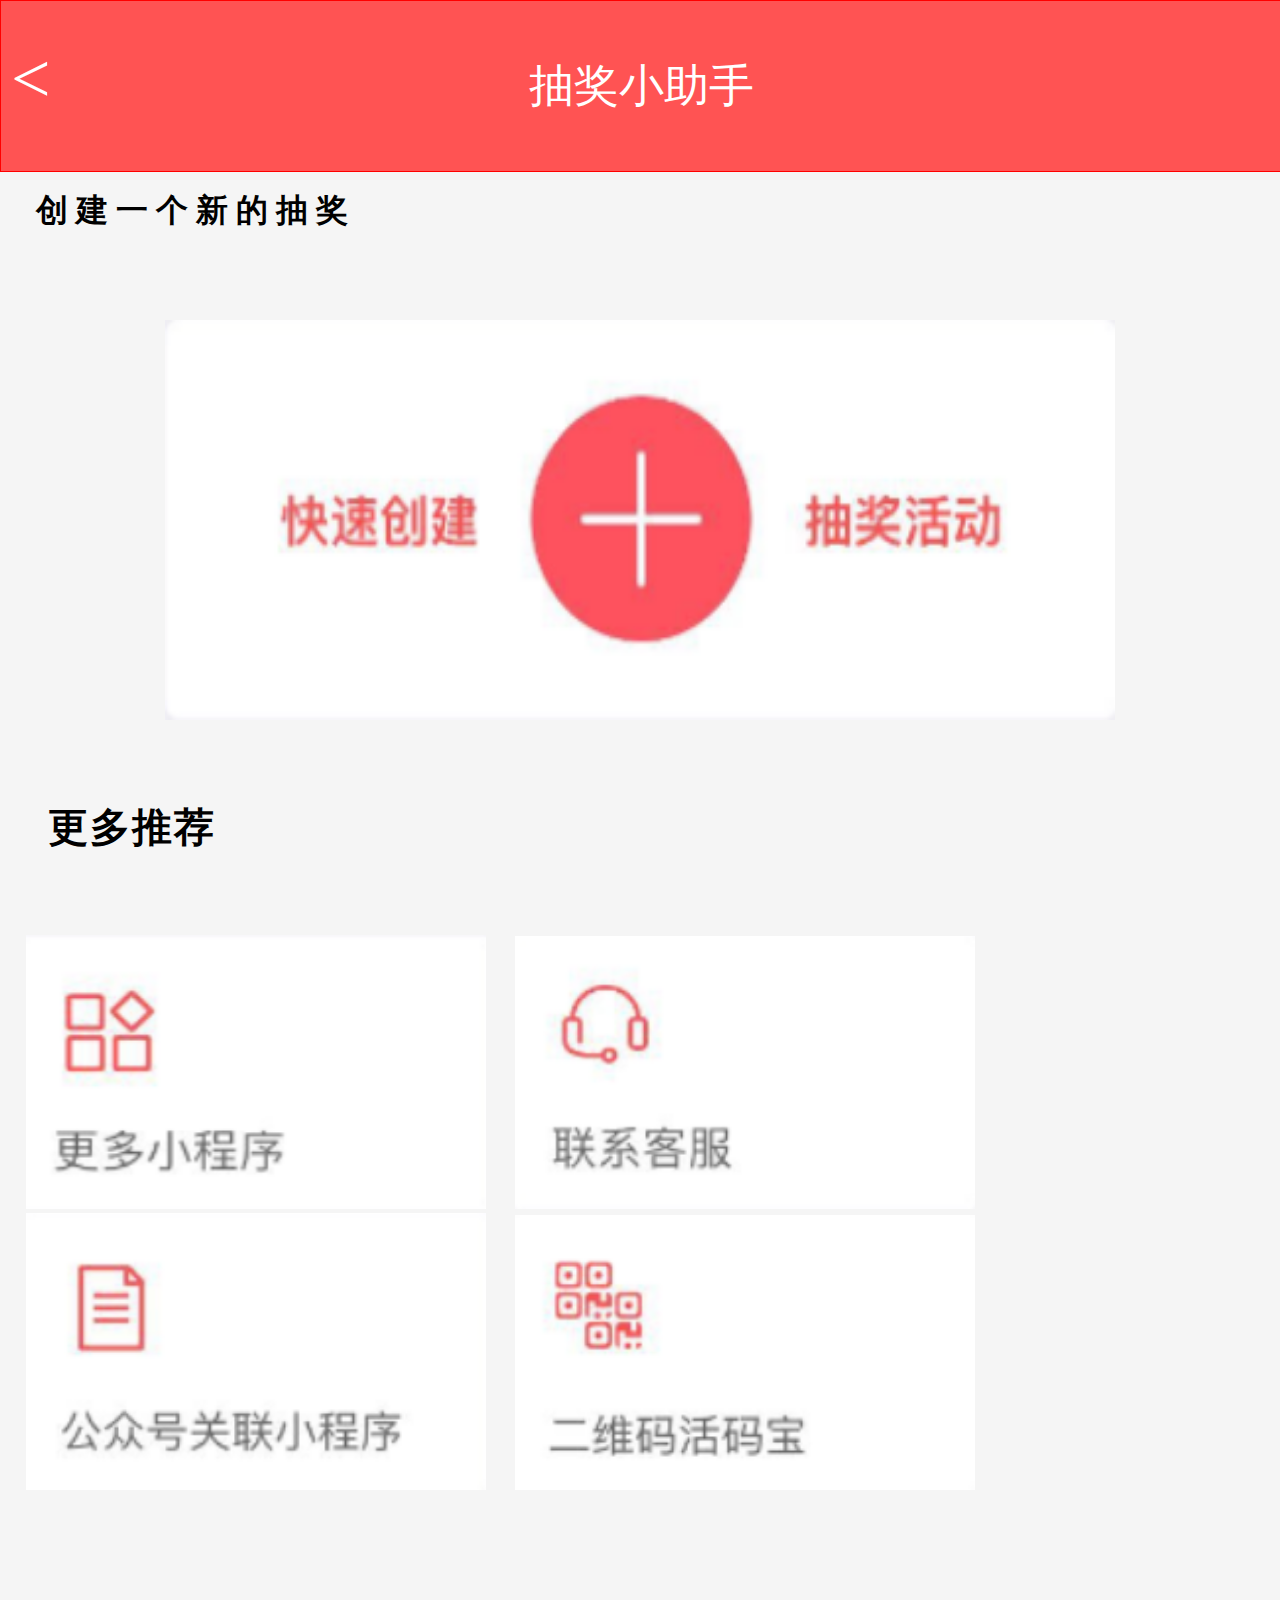
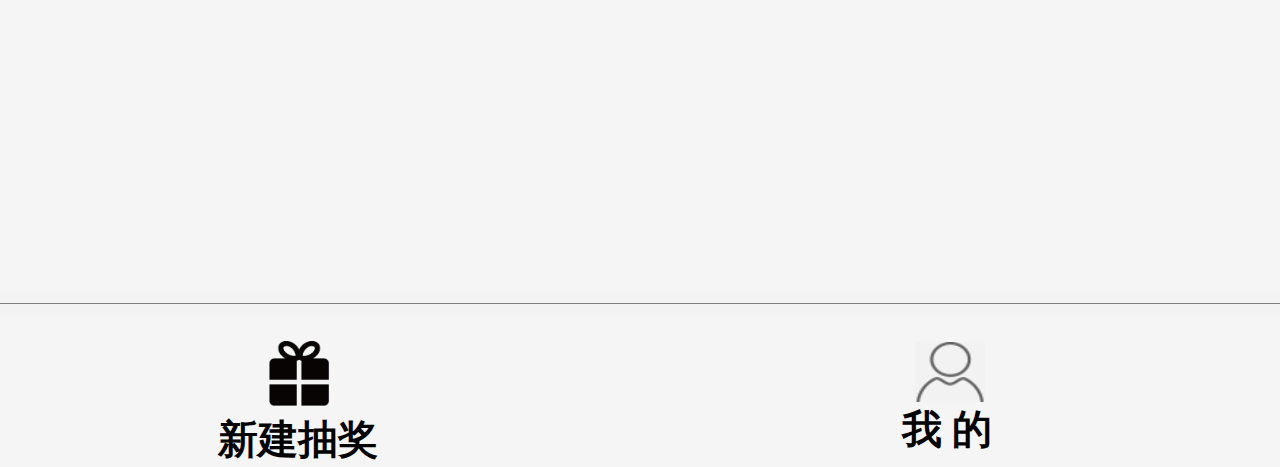
<file: src/main/webapp/index.html>
<!--<!DOCTYPE html>-->
<html>
	<head>
		<meta charset="utf-8" />
		<title>抽奖1111小助手</title>
		<link rel="stylesheet" type="text/css" href="./resource/css/style.css"/>
	</head>
	<body id="body_css">
		<div id="head_div">
			<span id="head_div_a1"><</span>
			<span class="headetxt">抽奖小助手</span>
		</div>
		
		<div id="second_box">
			<span>
				<h1 id="span_h1">
					&nbsp;
				<a class="span_h1_a">创</a>
				<a class="span_h1_a">建</a>
				<a class="span_h1_a">一</a>
				<a class="span_h1_a">个</a>
				<a class="span_h1_a">新</a>
				<a class="span_h1_a">的</a>
				<a class="span_h1_a">抽</a>
				<a class="span_h1_a">奖</a>
			</h1>
			</span>
		</div>
		
		
		<div id="third_box">
			<center><img id="third_box_img" src="./resource/img/1.jpg" onclick="goto()"/></center>
		</div>
		
		<div id="fourth_box">
			<a class="fourth_box_a">更</a>
			<a class="fourth_box_a">多</a>
			<a class="fourth_box_a">推</a>
			<a class="fourth_box_a">荐</a>
		</div>
		
		<div id="fifth_box">
			<img class="fifth_box_img" src="./resource/img/2.jpg" id="fifth_box_img1"/>
			<img class="fifth_box_img" src="./resource/img/3.jpg" />
			<img class="fifth_box_img" src="./resource/img/4.jpg" />
			<img class="fifth_box_img" src="./resource/img/5.jpg" />
		</div>
		
		<div class="hot"></div>
		
			<img id="sixth_box_img1" src="./resource/img/6.png" />
			<img id="sixth_box_img2" src="./resource/img/7.png" />
			<br />
			<a id="sixth_box_a1">新建抽奖</a>
			<a id="sixth_box_a2">我 的</a>
	</body>
</html>
<script>
	function goto() {
		window.location.href="https://www.baidu.com";
    }
</script>
</file>
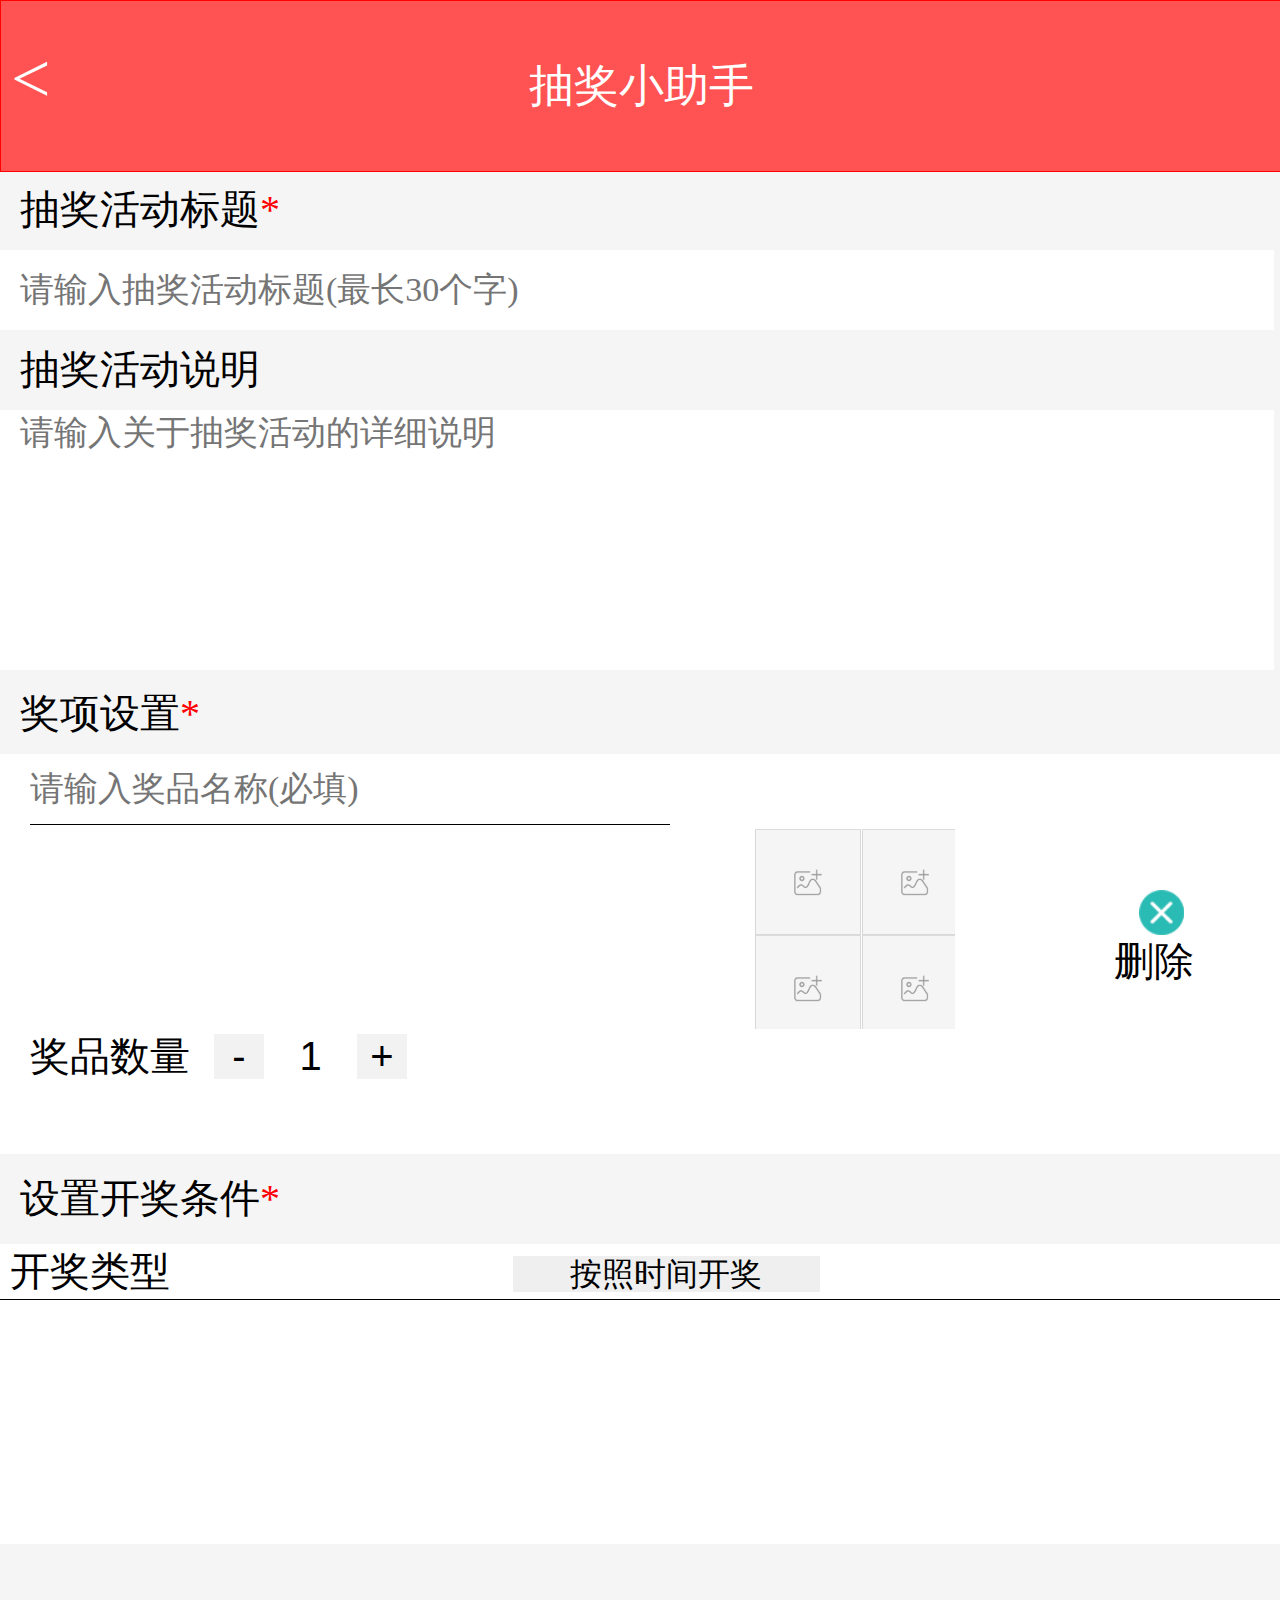
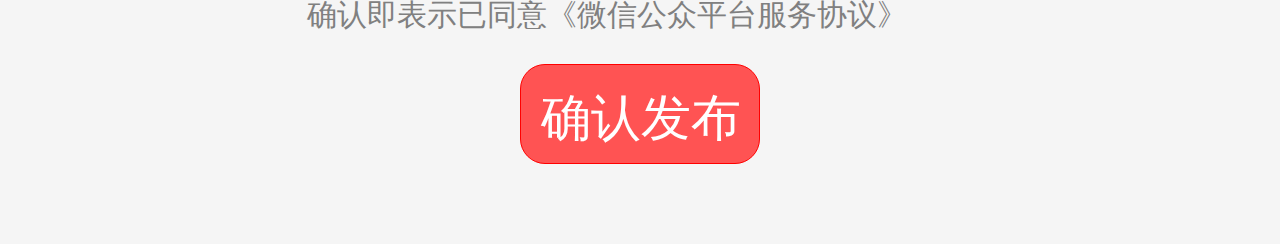
<file: src/main/webapp/createCJ.html>
<!DOCTYPE html>
<html>
	<head>
		<meta charset="UTF-8">
		<title>创建抽奖</title>
		<link rel="stylesheet" type="text/css" href="./resource/css/style.css"/>
		<script src="https://code.jquery.com/jquery-3.1.1.min.js"></script>
		<style>
			.fileInputContainer{
				height:200px;
				background:url('./resource/img/create1.jpg');
				position:relative;
				width: 200px;
				margin-left: 59%;
				margin-top: -2%;
			}
			.fileInput{
				height:200px;
				overflow: hidden;
				font-size: 300px;
				position:absolute;
				right:0%;
				top:0;
				opacity: 0;
				filter:alpha(opacity=0);
				cursor:pointer;
				width: 100%;
			}
			select::-ms-expand { display: none; }
		</style>
		<!--<script src="js/create.js" type="text/javascript" charset="utf-8" />-->
	</head>
	<body id="body_css">
	<form action="" method="post" enctype="multipart/form-data">
		<div id="head_div">
			<span id="head_div_a1"><</span>
			<span class="headetxt">抽奖小助手</span>
		</div>
		
		<div id="second_box">
			<span class="span_h1">
				抽奖活动标题<em>*</em>
			</span>
		</div>
			<input type="text" name="" id="form1" value="" placeholder="请输入抽奖活动标题(最长30个字)" maxlength="30" required="required"/>
			
		<div id="second_box_create">
			<span class="span_h1">
				抽奖活动说明
			</span>
		</div>

		<textarea id="textarea_create1" name="" rows="" cols=""  placeholder="请输入关于抽奖活动的详细说明"></textarea>
		
		<div id="fourth_box_create">
			<span class="span_h1">
				奖项设置<em>*</em>
			</span>
		</div>
		
		<div id="fifth_box_create">
			
			<input id="fifth_box_create_input1" type="text" placeholder="请输入奖品名称(必填)" maxlength="20" required="required"/>

			<div class="fileInputContainer">
				<input class="fileInput" id="" type="file" name="">
			</div>

			<img id="fifth_box_create_delete" src="./resource/img/closelittle.png" alt="无法显示"  />
			<span id="fifth_box_create_delete_a">删除</span>
			<span id="fifth_box_create_num">奖品数量</span>
			<input type="button" id="button_min" value="-"/>
			<input type="text" id="create_text" value="1"/>
			<input type="button" id="button_plus" value="+" />

			<!--<div class="tianjia">
			<img src="./resource/img/jiah.png" id="fifth_box_create_img2" alt="无法显示" />
			<span id="fifth_box_create_add">添加奖项</span>
			</div>-->

		</div>
		<!--
        	作者：offline
        	时间：2018-07-08
        	描述：
        -->
        <div id="set_tj">
			<span class="span_h1">
				设置开奖条件<em>*</em>
			</span>
		</div>
		
		<div id="sixth_box_create">
			<div class="sixth_box_creatediv">
			&nbsp;<a>开奖类型</a>
				<select id="select_id" name="" style="
				width: 24%;
				text-align: center;
				border: none;
				outline: none;
				appearance: none;
				-webkit-appearance: none;
                -moz-appearance: none;
				margin-left: 26%;
				font-size: 32px;
				padding-left: auto;
			">
					<option value="按照时间抽奖" style="border: none;outline:none;font-size: 16px;">按照时间开奖</option>
					<option value="按照人数抽奖" style="border: none;outline:none;font-size: 16px;">按照人数开奖</option>
				</select>
			<!--<span id="choose_type"> > </span>-->
			</div>
		</div>

		<!--<div id="create_tel_box">
			<span class="span_h1">
				联系方式
			</span>
		</div>-->

		<!--<div id="sixth_box_create">
			<div class="sixth_box_creatediv">
			<span>开奖类型</span>
			<span>按时间自动开奖</span>
			<span>></span>
			</div>
		</div>-->

		<div id="eight_box">
			<center><a id="make_sure">确认即表示已同意《微信公众平台服务协议》</a></center>
		</div>
		
		<div id="nineth_box">
				<input id="nineth_box_submit" type="submit" value="确认发布" />
		</div>

	</form>
	</body>
</html>
<script type="application/javascript">
			var create_text =  $("#create_text").val();
				create_text = 1;
	$("#button_plus").click(
		    function () {
                create_text += 1;
                console.log("点击加号之后，奖品数量为:",create_text);
                $("#create_text").val(create_text);
            }
		);
	$("#button_min").click(
	    function () {
			if(create_text==1){
			//do nothing
			}else{
                create_text-=1;
                $("#create_text").val(create_text);
			}
			console.log("点击减号之后，奖品数量为:",create_text);
        }
	);
	$("#choose_type").click(function () {




    });


</script>
</file>
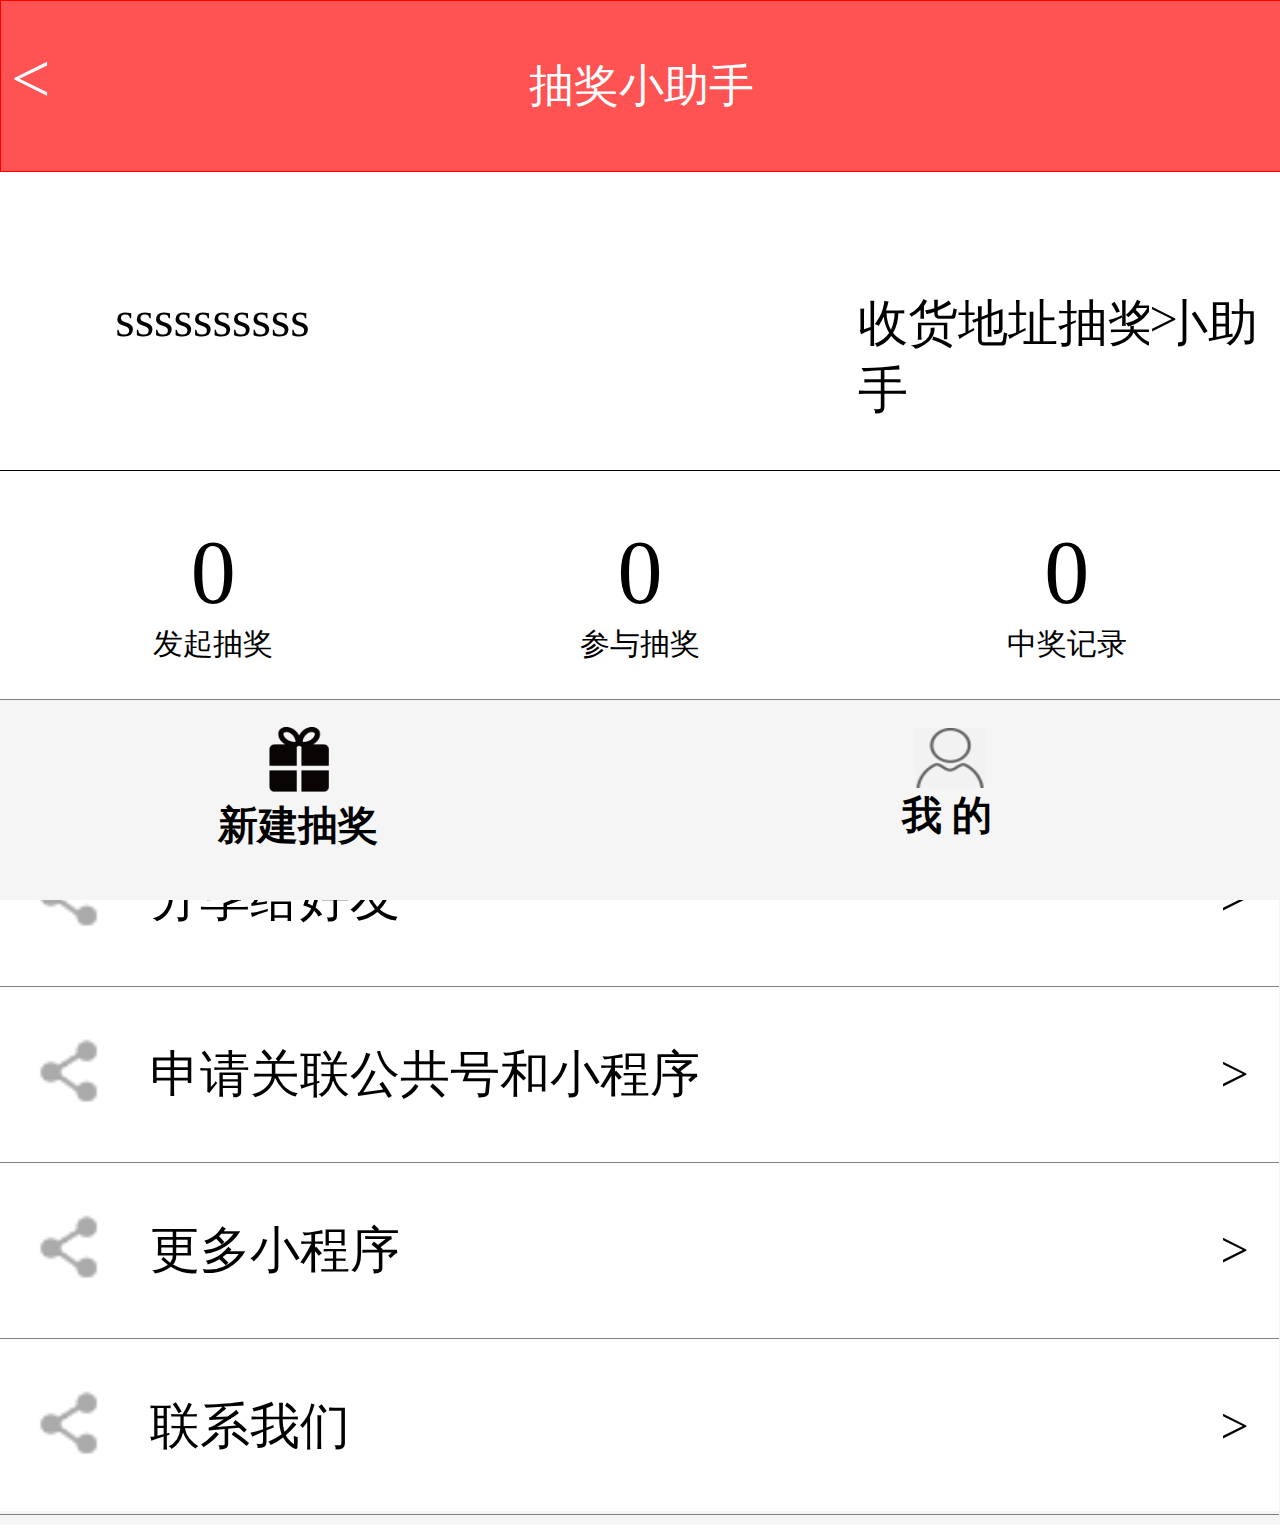
<file: src/main/webapp/my.html>
<!DOCTYPE html>
<html>
	<head>
		<meta charset="UTF-8">
		<title>我的</title>
		<link rel="stylesheet" href="./resource/css/my.css" />
		<link rel="stylesheet" href="./resource/css/style.css" />
		<script src="https://code.jquery.com/jquery-3.1.1.min.js"></script>
	</head>
	<body id="body_css">
		<div id="head_div">
			<span id="head_div_a1"><</span>
			<span class="headetxt">抽奖小助手</span>
		</div>
		
		<div id="box1">
			<span id="box1_a">ssssssssss</span>
			<span href="#" id="box1_a2">收货地址<a href="http://localhost:8080/choujiang/index.html">抽奖小助手</a></span>
			<span id="box1_a3">></span>
		</div>
		
		<div id="box2">
			<div id="box2_1">
				<input id="" class="box2_1_input" type="button" value="0" />	
				<p class="my_a">发起抽奖</p>
			</div>
				 
			<div id="box2_2">
				<input id="" class="box2_1_input" type="button" value="0" />	
				<p class="my_a">参与抽奖</p>
			</div>
			
			<div id="box2_3">
				<input id="" class="box2_1_input" type="button" value="0" />	
				<p class="my_a">中奖记录</p>
			</div>
		</div>
		
		<div id="box3">
			<div class="box3_div1">
				<img class="box3_div_img" src="./resource/img/11.jpg" />
				<span class="box3_div_a">分享给好友</span>
				<span class="box3_div_a2">></span>
			</div>
			<div class="box3_div1">
				<img class="box3_div_img" src="./resource/img/11.jpg" />
				<span class="box3_div_a">申请关联公共号和小程序</span>
				<span class="box3_div_a2">></span>
			</div>
			<div class="box3_div1">
				<img class="box3_div_img" src="./resource/img/11.jpg" />
				<span class="box3_div_a" ><a href="http://localhost:8080/choujiang/uploadTest.html">更多小程序</a></span>
				<span class="box3_div_a2">></span>
			</div>
			<div class="box3_div1">
				<img class="box3_div_img" src="./resource/img/11.jpg" />
				<span class="box3_div_a">联系我们</span>
				<span class="box3_div_a2">></span>
			</div>
		</div>
		
		<div id="box4">
			<img id="sixth_boximggg" src="./resource/img/6.png" />
			<img id="sixth_box_img2" src="./resource/img/7.png" />
			<br />
			<a id="sixth_box_a1">新建抽奖</a>
			<a id="sixth_box_a2">我 的</a>
		</div>
		
		
	</body>
</html>
<script type="application/javascript">
	$(function () {
		//脚本调取个人信息，从登陆的session中取
        var a = 1,
            b = 2;
        var c = b < 1 ? a++ : 0;
		console.log("c的值为：",c,"a的值为:",a);
		//三目运算
    })
</script>
</file>
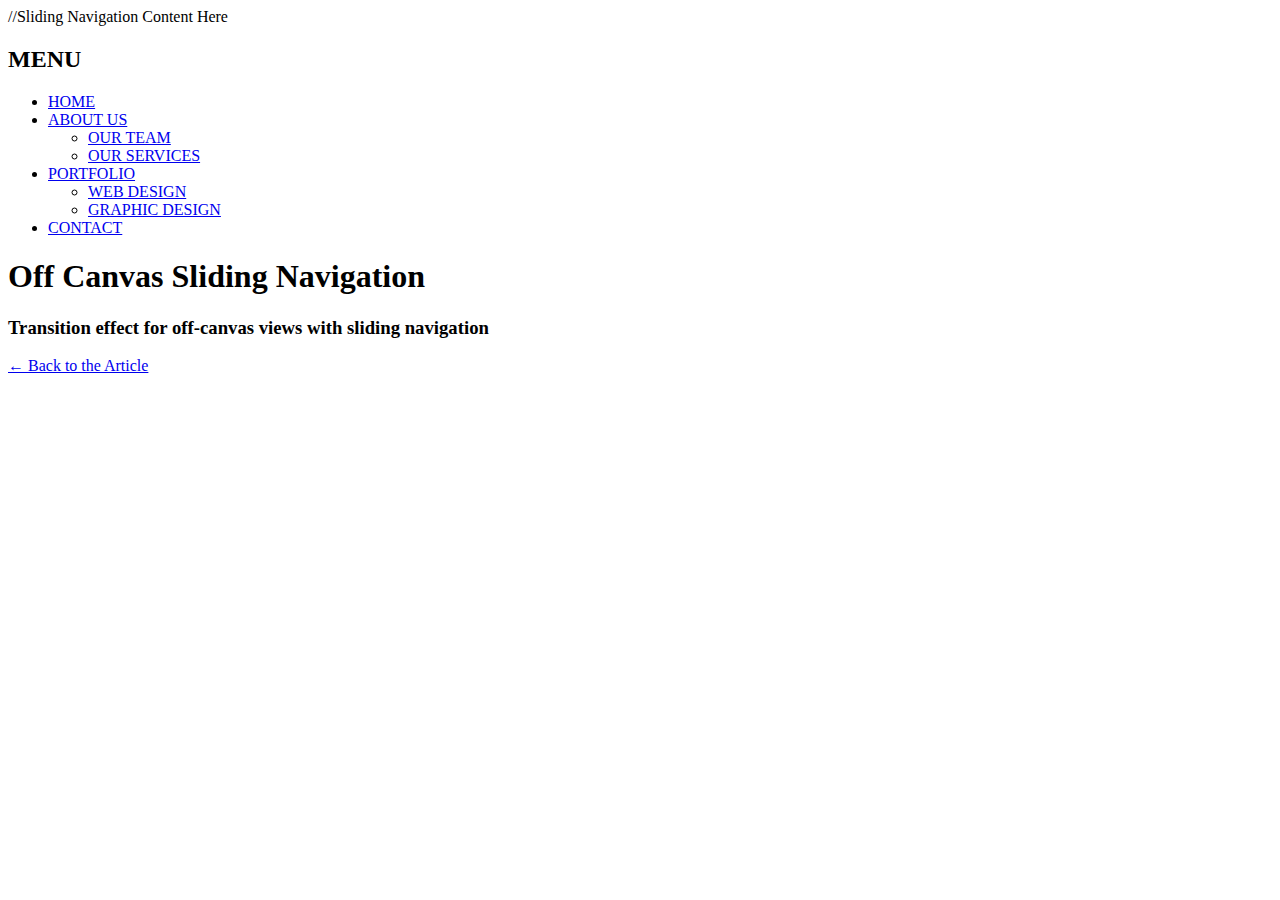
<file: src/main/webapp/test.html>
<!DOCTYPE html>
<html lang="en">
<head>
    <meta charset="UTF-8">
    <title>Title</title>

    <link href="css/test.css" />
    <link href="js/test.js" />

    <script src="https://code.jquery.com/jquery-3.1.1.min.js"></script>

    <script src="https://cdn.static.runoob.com/libs/bootstrap/3.3.7/js/bootstrap.min.js"></script>

    <script type="text/javascript" src="http://www.jeasyui.net/Public/js/easyui/jquery.easyui.min.js"></script>
</head>
<body>
            <div id="container">
                <div id="canvas">
                    <div id="nav">
                        //Sliding Navigation Content Here
                    </div>
                </div>
            </div>




            <div id="container">
                <div id="canvas">
                    <div id="nav">
                        <h2 id="title"><i class="fa fa-sitemap"></i> MENU</h2>
                        <ul id="toggle">
                            <li>
                                <div class="active border">
                                    <span class="menu-icons fa fa-home"></span>   <a href="#">HOME</a>
                                </div>
                            </li>
                            <li>
                                <div>
                                    <span class="menu-icons  fa fa-user"></span>   <a href="#">ABOUT US</a>
                                    <span class="the-btn fa fa-plus"></span>
                                </div>
                                <ul>
                                    <li>
                                        <a href="#">OUR TEAM</a>
                                    </li>
                                    <li>
                                        <a href="#">OUR SERVICES</a>
                                    </li>
                                </ul>
                            </li>
                            <li>
                                <div>
                                    <span class="menu-icons  fa fa-briefcase"></span>
                                    <a href="#">PORTFOLIO</a><span class="the-btn fa fa-plus"></span>
                                </div>
                                <ul>
                                    <li>
                                        <a href="#">WEB DESIGN</a>
                                    </li>

                                    <li>
                                        <a href="#">GRAPHIC DESIGN</a>
                                    </li>
                                </ul>
                            </li>
                            <li>
                                <div>
                                    <span class="menu-icons  fa fa-envelope"></span>
                                    <a href="#">CONTACT</a>
                                </div>
                            </li>
                        </ul>
                    </div>
                    <a href="#" class="toggle-nav" id="bars"><i class="fa fa-bars"></i></a>
                    <h1>Off Canvas Sliding Navigation</h1>
                    <h3>Transition effect for off-canvas views with sliding navigation </h3>
                    <p> <a href="#" class="back">← Back to the Article</a></p>
                </div>
            </div>
</body>
</html>
</file>
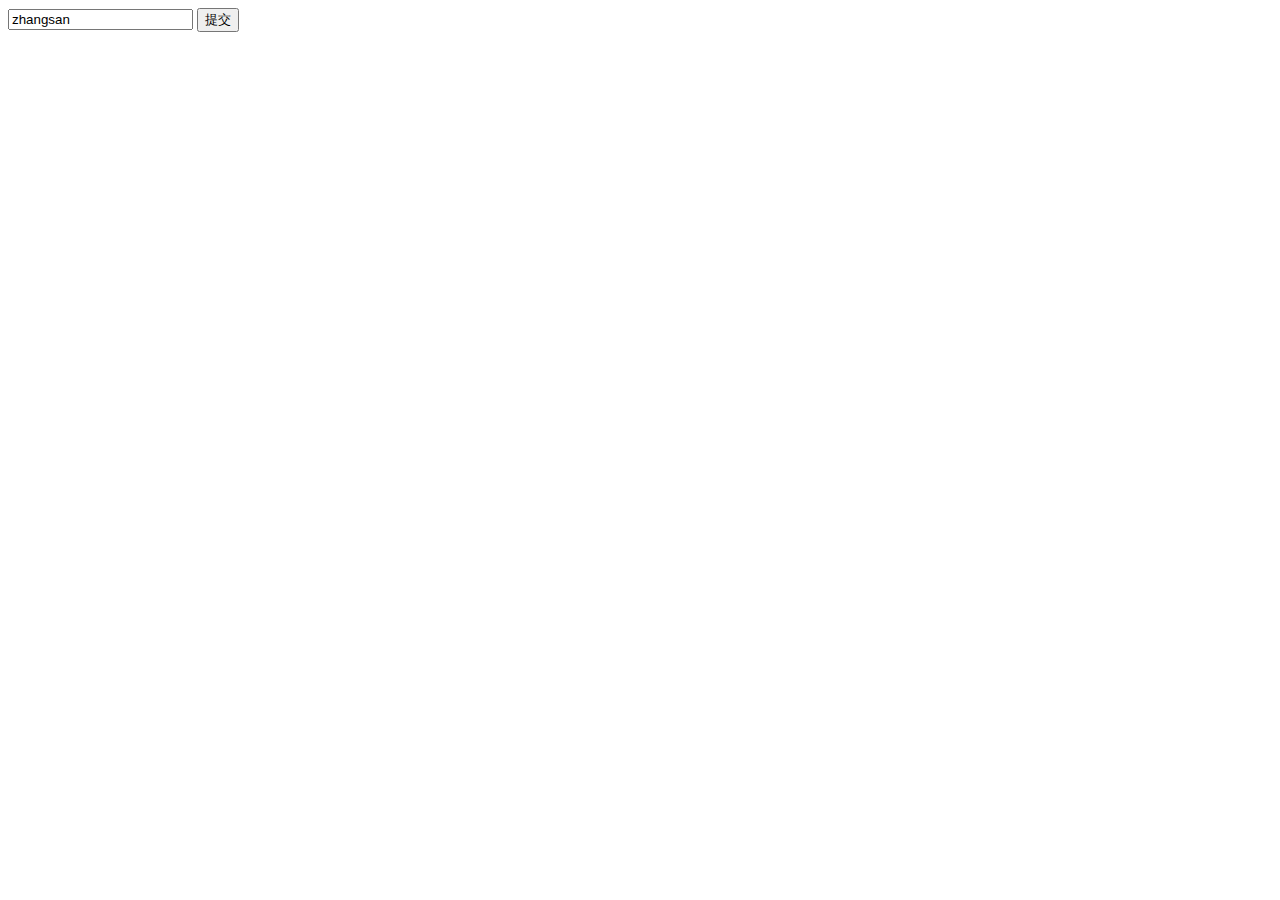
<file: src/main/webapp/uploadTest.html>
<!DOCTYPE html>
<html lang="en">
<head>
    <meta charset="UTF-8">
    <title>Title</title>
</head>
<body>
    <form action="http://localhost:8080/choujiang/taskController/create_CJ" method="post" enctype="multipart/form-data">
        <!--<input type="file" name="file" >-->
        <input type="text" name="name" value="zhangsan"/>
        <input type="submit" value="提交">
    </form>
</body>
</html>
</file>
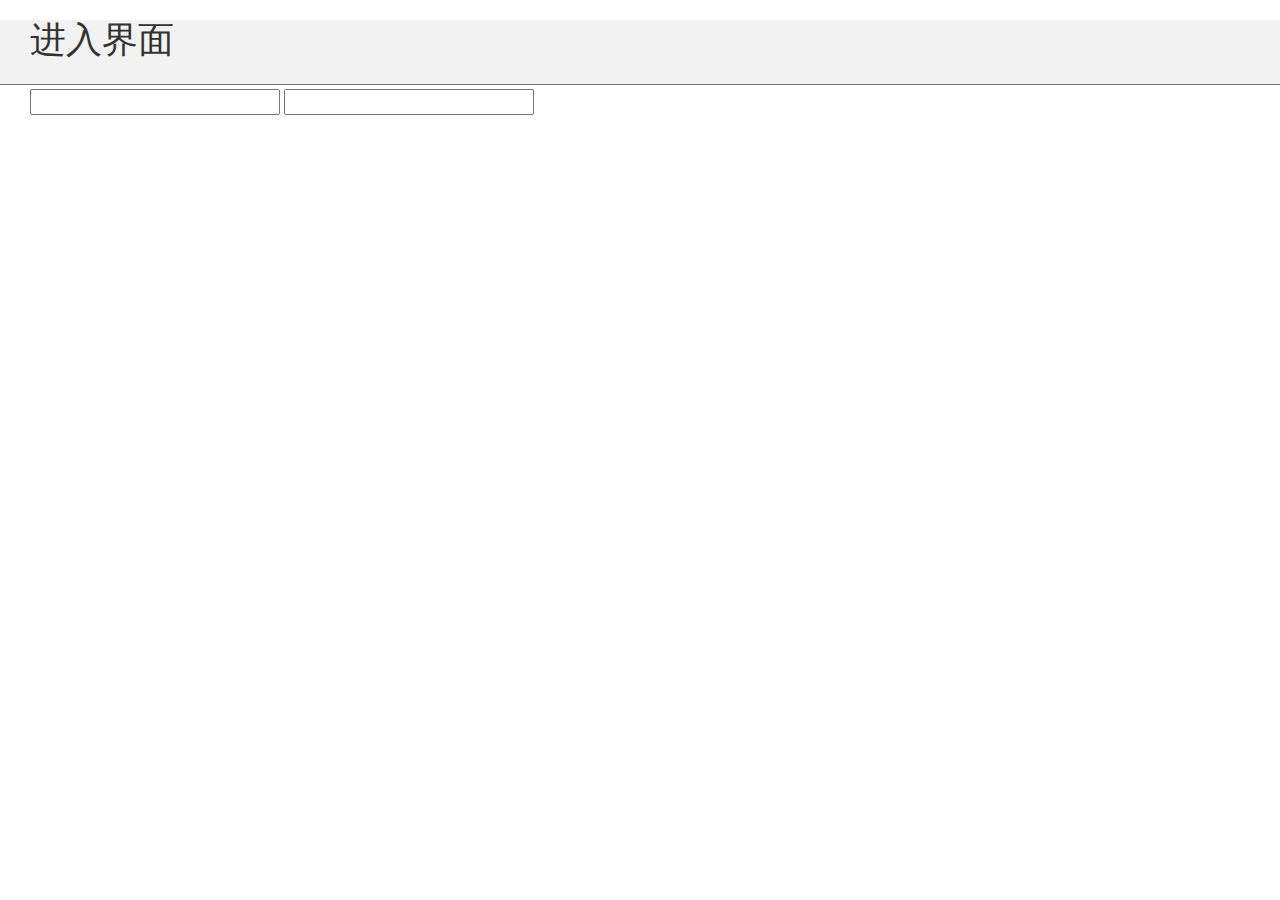
<file: src/main/webapp/Tree/tree.html>
<!DOCTYPE html>
<html lang="en">
<head>
    <meta charset="UTF-8">
    <title>Title</title>
    <link rel="stylesheet" type="text/css" href="../resource/css/css.css">
    <link rel="stylesheet" type="text/css" href="../resource/css/bootstrap.min.css">
    <link rel="stylesheet" type="text/css" href="../resource/css/easyui.css">
    <link rel="stylesheet" type="text/css" href="../resource/css/icon.css">
    <script src="../resource/js/jquery-3.1.0.min.js"></script>
    <script src="../resource/js/jquery.easyui.min.js"></script>

</head>
<body class="layui-layout-body">
<div id="aps" class="head">
    <h1>进入界面</h1>
    <input id="tree"  style="width:250px;padding-right: 10px;"/>
    <input id="tree2"  style="width:250px;padding-right: 10px;"/>
</div>
</body>
</html>
<script type="application/javascript">
    var provice = [];
    var provice2 = [];
    function getData(){
        $.ajax({
            url:"http://localhost:8080/choujiang/treeController/dataTree",
            type:"get",
            data:{"deptCode":"21311027210202902"},
            success:function(data){
                provice.push({id:data[0].id,text:data[0].text,code:data[0].id,state:data[0].state,
                    children:data[0].children});
                $("#tree").combotree({
                    required:true
                })
                $("#tree").combotree('loadData',provice);
                $("#tree").combotree('setValue',provice[0]);
            },
            dataType:"json",
            error: function(msg){
                console.log("网络请求异常: 错误信息-----> " + JSON.stringify(msg));
            },
            async:false
        });
    }
    getData();


    function getData2(){
        $.ajax({
            url:"http://localhost:8080/choujiang/treeController/dataTreeOnebyOne",
            type:"get",
            data:{"deptCode":"40101005110000001"},
            success:function(data){
                provice2.push({id:data[0].id,text:data[0].text,code:data[0].id,state:data[0].state,
                    children:[]});
                $("#tree2").combotree({
                    required:true,
                    onChange:function () {
                        var trs = $("#tree2").combotree('tree');
                        var non = trs.tree('getSelected');
                    },
                    onBeforeExpand:function (node) {
                            if(node.children==''||node.children==undefined){
                                $('#tree2').combotree('loadData',[]);
                                $.ajax({
                                    url:"http://localhost:8080/choujiang/treeController/selectNextTreeData",
                                    type:"get",
                                    data:{"deptCode":node.code},
                                    success:function (res) {
                                        for(var i=0;i<res.length;i++){
                                            node.children.push({id:res[i].id,text:res[i].text,name:res[i].text,code:res[i].id,state:res[i].state,children:[]});
                                        }
                                        node.state="open";
                                        $("#tree2").combotree('loadData',provice2);
                                    },
                                    error:function (err) {
                                        console.log("网络请求异常： 错误信息————————>" + JSON.stringify(err));
                                    }
                                })
                            }
                    }
                })
                $("#tree2").combotree('loadData',provice2);
                $("#tree2").combotree('setValue',provice2[0]);
            },
            dataType:"json",
            error: function(msg){
                console.log("网络请求异常: 错误信息-----> " + JSON.stringify(msg));
            },
            async:false
        });
    }

     getData2();


</script>
</file>
<file: src/main/webapp/resource/css/style.css>
html,
body,
div,
h1,
h2,
h3,
h4,
h5,
h6,
p,
input {
	margin: 0px;
	padding: 0px;
}

a {
	color: inherit;
	text-decoration: none;
	-webkit-tap-highlight-color: transparent;
	outline: none;
}

ul,
li {
	list-style: none;
	margin: 0px;
	padding: 0px;
}

input {
	-webkit-tap-highlight-color: transparent;
	background-color: transparent;
	outline: none;
}

input[type=button],
input[type=submit],
input[type=file],
button {
	cursor: pointer;
	-webkit-appearance: none;
}

html {
	width: 100%;
	font-family: 'SourceHanSansCN-Normal';
	height: 100%;
}

body {
	width: 100%;
	height: 100%;
	font-family: 'SourceHanSansCN-Normal';
	-webkit-tap-highlight-color: rgba(0, 0, 0, 0);
}

canvas {
	display: block;
	position: relative;
}

img {
	border: 0 none;
	outline: 0 none
}

em {
	font-style: normal;
}

i {
	font-style: normal;
}

button {
	outline: none;
	border: none;
	font-size: inherit;
	font-family: inherit;
}

* {
	word-wrap: break-word;
	word-break: break-all;
	margin: 0;
	padding: 0;
	list-style: none;
}

body,
h1,
ul,
ol,
h2,
p,
figure,
h3 {
	margin: 0;
	padding: 0;
}

input[type=button],
input[type=submit],
input[type=file],
button {
	cursor: pointer;
	-webkit-appearance: none;
}
#head_div{
	border: 1px solid red;
	background-color: #ff5353;
	height: 170px;
	line-height: 170px;
	position: relative;
	text-align: center;
	position: fixed;
	width: 100%;
	top: 0;
	z-index: 9999999;
}
.headetxt{
	font-size: 45px;
	color: #fff;
}
#body_css{
	padding: 0px;	
	margin: 0px;
	background-color: #f5f5f5;
}

#second_box{
	height: 80px;
	line-height: 80px;
	margin-left: 20px;
	margin-top: 170px;
}
.span_h1{
	font-size: 40px;
}
.span_h1 em{
	color: red;
}
/*.ipt{
	background: #fff;
}*/
.head_h1_a{
	margin-left: 0px;
	color: white;
	font-size: 50px;
	font-weight: bolder;
}
#third_box{
	margin-top: 70px;
	
}
#third_box_img{
	margin: 0px;
	padding: 0px;
	height: 400px;
	width: 950px;
}
#fourth_box{
	margin-top: 80px;
	margin-left: 50px;
}
.fourth_box_a{
	font-family: "黑体";
	margin-left: -2px;
	font-weight: bold;
	font-size: 40px;
}
#fifth_box{
	margin-top: 80px;
/*	border: 1px solid black;*/
}
.fifth_box_img{
	margin-left: 2%;
	width: 460px;
	/*border: 1px solid black;*/
	
}
.hot{
            width:100%;
            height:20px;
            background-color:#f2f2f2;
            text-align:center;
            color:#000;
            font-size:12px;
            line-height:20px;
            position:relative;
            margin-top: 400px;
        }
        .hot:after{
            content:"";
            width:100%;
            height:1px;
           background-color:gray;
           position:absolute;
           bottom:50%;
           z-index:1;
           left:0;
}
#sixth_box_img1{
	/*margin-top: -10px;*/
	margin-left: 19%;
	width: 120px;
	height: 100px;
	position: absolute;
}        
#sixth_box_img2{
	background-color: #f5f5f5;
	margin-top: 28px;
	margin-left: 71.5%;
	width: 70px;
	height: 60px;
	position: absolute;
}
#sixth_box_a1{
	margin-top: 80px;
	font-family: "黑体";
	margin-left: 17%;
	font-weight: bold;
	font-size: 40px;
	position: absolute;
}
#sixth_box_a2{
	margin-top: 70px;
	font-family: "黑体";
	margin-left: 70.5%;
	font-weight: bold;
	font-size: 40px;
	position: absolute;
}
#fifth_box_img1{
	height: 274px;
}
#head_div_a1{
	color: white;	
	font-size: 70px;
	position: absolute;
	left: 10px;
	top: -7px;
}
#span_box_h1_a1{
	color: #ff5353;
}
#span_box_h1_a2{
	color: #ff5353;
}
#form1{
	width: 98%;
	height: 80px;
	border: none; 
	outline-style: none;
	font-family: "黑体";
	font-size:34px;
	padding-left: 20px;
	background: #fff;
}
#second_box_create{
	height: 80px;
	line-height: 80px;
	margin-left: 20px;
}
#textarea_create1{
	resize: none;
	width: 98%;
	height: 260px;
	margin: 0;
	padding: 0;
	border:none;        /* 去掉边框*/
	outline-style: none;
	font-size:34px;
	font-family: "黑体";
	padding-left: 20px;
}
#fourth_box_create{
	height: 80px;
	line-height: 80px;
	margin-left: 20px;
}
#fifth_box_create{
	width: 100%;
	height: 400px;/*400px;*/
	border: none;        /* 去掉边框*/
	outline-style: none;
	background-color: white;
	position: relative;
}
#fifth_box_create_input1{
	display: block;
	width: 50%;
	height: 70px;
	font-family: "黑体";
	font-size: 34px;
	margin-left: 30px;
	margin-bottom: 30px;
	border: none;        /* 去掉边框*/
	outline-style: none;
	border-bottom: 1px solid black;
}
#fifth_box_create_line{
	position: absolute;
	margin-left: -50%;
	margin-top: 100px;
}
#fifth_box_create_img1{
	position: absolute;
	left: 60%;
	top:65px;
	width: 200px;
	height: 200px;
	
}
#fifth_box_create_delete{
	width: 45px;
	position: absolute;
	left: 89%;	
	top: 34%;
}
#fifth_box_create_delete_a{
	position: absolute;
	left: 87%;
	top: 45%;
	font-family: "黑体";
	font-size: 40px;
}
#fifth_box_create_num{
	font-size: 40px;
	margin-left: 30px;
}
#button_min{
	margin-left: 20px;
	font-size: 40px;
	width: 50px;
	border: none;
	outline: none;
	background: #F2F2F2;
}
#create_text{
	font-size: 40px;
	width: 85px;
	text-align: center;
	border: 1px;        /* 去掉边框*/
	outline-style: none;
}
#button_plus{
	font-size: 40px;
	width: 50px;
	outline: none;
	border:none;
	background: #F2F2F2;
}
#fifth_box_create_img2{
	width: 50px;
	position: absolute;
	top: 20px;
	left: 25px;
}
#fifth_box_create_add{
	font-family: "黑体";
	font-size: 40px;
	margin-left: 80px;
}
.tianjia{
	display: none;
	position: relative;
	height: 90px;
	line-height: 90px;
	width: 100%;
	border-top: 1px solid black;
	top: 10%;
}

#set_tj{
	width: 100%;
	position: relative;
	border: 1px solid red;
	height: 90px;
	line-height: 90px;
	border:none;  
	outline-style: none;
	padding-left: 20px;
	box-sizing: border-box;
}
#sixth_box_create{
	width: 100%;
	height: 300px;
	background: #FFFFFF;
	font-size: 40px;
}
.sixth_box_creatediv{
	border-bottom: 1px solid black;
}
.sixth_box_creatediv span:nth-child(1){
	margin-left: 20px;
}
.sixth_box_creatediv span:nth-child(2){
	margin-left: 20%;
	color: #808080;
}
.sixth_box_creatediv span:nth-child(3){
	float: right;
	margin-right: 30px;
}
#szkjsj{
	position: absolute;
	margin-top: 3%;
	margin-left: 3.5%;
	font-family: "黑体";
	font-size: 40px;
}
#szkjsj2{
	position: absolute;
	margin-top: 3%;
	margin-left: 28.5%;
	font-family: "黑体";
	font-size: 40px;
	color: red;
}
/*#fifth_box_create_line3{
	position: absolute;
	width: 100%;
	margin-top: 48%;
}*/
{
	position: absolute;
	font-family: "黑体";
	font-size: 40px;
	margin-top: 7.5%;
	margin-left: 2.8%;
}
#sixth_box_input3{
	position: absolute;
	font-family: "黑体";
	font-size: 40px;
	margin-top: 7%;
	margin-left: 50%;
	border: 0 none;        /* 去掉边框*/
	outline-style: none;
}
#sixth_box_button2{
	position: absolute;
	font-family: "黑体";
	font-size: 40px;
	margin-top: 6.8%;
	margin-left: 93.3%;
}
#sixth_box_create_line2{
	position: absolute;
	margin-top: 10.3%;
}
#create_tel_box{
	position: relative;
	width: 100%;
	height: 90px;
	line-height: 90px;
	padding-left: 20px;
	box-sizing: border-box;
}
#create_tel_box_a{
	position: absolute;
	font-family: "黑体";
	font-size: 40px;	
	margin-top: 1.5%;
	margin-left: 3%;
}
#seven_box{
	position: relative;
	width: 100%;
	height: 70px;
	background-color: white;
}
#seven_box_a{
	position: absolute;
	font-family: "黑体";
	font-size: 40px;
	margin-top: 1.5%;
	margin-left: 3%;
}
#seven_box_input{
	position: absolute;
	font-family: "黑体";
	font-size: 40px;
	margin-top: 1.5%;
	margin-left: 50%;
	border: 0 none;        /* 去掉边框*/
	outline-style: none;
}
#seven_box_button{
	position: absolute;
	font-family: "黑体";
	font-size: 40px;
	margin-top: 1.5%;
	margin-left: 93.3%;
}
#eight_box{
	position: relative;
	width: 100%;
	height: 100px;
}
#make_sure{
	position: absolute;
	font-family: "黑体";
	font-size: 30px;
	color: gray;
	margin-top: 4%;
	margin-left: -26%;
}
#nineth_box{
	position: relative;
	width: 100%;
	height: 200px;	
	text-align: center;
}
#nineth_box_submit{
	font-family: "黑体";
	font-size: 50px;
	background-color: #ff5353;;
	color: white;
	width: 240px;   
    height: 100px;   
    padding:20px;   
    border: 1px solid red;   
    border-radius : 25px;
    margin: 20px auto;
}
div {   
        
} 
#create_delete_box{
	position: relative;
}
</file>
<file: src/main/webapp/resource/css/my.css>
#body_css{
	padding: 0px;	
	margin: 0px;
	background-color: #f5f5f5;
	width: auto;
}
#head_div{
	background-color: #ff5353;
	height: 170px;
}
#head_a{
	font-family: "黑体";
	font-size: 50px;
	color: white;
}

.head_h1_a{
	margin-left: 0px;
	color: white;
	font-size: 50px;
	font-weight: bolder;
}
#box1{
	position: relative;
	height: 300px;
	background-color: white;
	border-bottom: 1px solid black;
	margin-top: 170px;
}
#box1 a:link { 
     color:black;
text-decoration: none; 
} 
#box1 a:visited { 
 color:black;
text-decoration: none; 
} 
#box1 a:hover { 
 color:black;
text-decoration: none; 
} 
#box1 a:active { 
 color:black;
text-decoration: none; 
} 



#box1_a{
	position: absolute;
	font-family: "黑体";
	font-size: 50px;
	background: white;
	border: 0 none;        /* 去掉边框*/
	outline-style: none;
	top: 40%;
	left: 9%;
}
#box1_a2{
	position: absolute;
	font-family: "黑体";
	font-size: 50px;
	background: white;
	text-decoration:none;
	top: 40%;
	left: 67%;
}
#box1_a3{
	position: absolute;
	font-family: "黑体";
	font-size: 50px;
	background: white;
	text-decoration:none;
	top: 40%;
	right: 8%;
}
#box2{
	width: 100%;
	height: 240px;
	background: white;
	display: flex;
	flex-wrap:wrap;
	justify-content: space-around;
	text-align: center;
	padding-top: 50px;
}
.box2_1_input{
	font-family: "黑体";
	font-size: 90px;
	background: white;
	border: 0 none;        /* 去掉边框*/
	outline-style: none;
}
.my_a{
	font-size: 30px;
}
#box3{
	margin: 0;
	padding: 0;
	width: 99.9%;
	height: 700px;
	margin-top: 50px;
	background: white;
}
.box3_div1{
	position: relative;
	width: 100%;
	height: 175px;
	line-height: 175px;
	border-bottom: 1px solid gray;
}
.box3_div2{
	position: absolute;
	width: 100%;
	height: 175px;
	margin-top: 18%;
	border-bottom: 1px solid gray;
}
.box3_div3{
	position: absolute;
	width: 100%;
	height: 175px;
	margin-top: 36%;
	border-bottom: 1px solid gray;
}
.box3_div4{
	position: absolute;
	width: 100%;
	height: 174px;
	margin-top: 54%;
}
.box3_div_img{
	position: absolute;
	top: 45px;
	left: 30px;
	width: 80px;
	height: 80px;
}
.box3_div_a{
	font-family: "黑体";
	font-size: 50px;
	margin-left: 150px;
}
.box3_div_a2{
	font-family: "黑体";
	font-size: 50px;
	position: absolute;
	top: 0;
	right: 30px;
}
#box4{
	position: fixed;
	bottom: 0;
	width: 100%;
	height: 200px;
	background: #f5f5f5;
	border-top: 1px solid gray;
}
#sixth_boximggg{
	margin-left: 19%;
	width: 120px;
	height: 100px;
	position: absolute;
}        
#sixth_box_img2{
	margin-top: 5%;
	background-color: #f5f5f5;
	margin-left: 71.5%;
	width: 70px;
	height: 60px;
	position: absolute;
}
#sixth_box_a1{
	margin-top: 10%;
	font-family: "黑体";
	margin-left: 17%;
	font-weight: bold;
	font-size: 40px;
	position: absolute;
}
#sixth_box_a2{
	margin-top: 10%;
	font-family: "黑体";
	margin-left: 70.5%;
	font-weight: bold;
	font-size: 40px;
	position: absolute;
}
</file>
<file: src/main/webapp/resource/css/css.css>
*{margin: 0;padding: 0;list-style: none;text-decoration: none;}
button{outline:none;}
/* header */
.head{width: 100%;height: 65px;border-bottom: 1px solid rgba(121, 121, 121, 1);background: rgba(242, 242, 242, 1);position: relative;
	line-height: 65px;padding-left: 30px;box-sizing: border-box;}
.textbox{height: 30px;}
.head input{height: 26px;width: 180px;}
#dates{width: 150px;height: 30px;text-indent: 1em;line-height: 30px;border-radius: 5px;border: none;}
#date{width: 200px;height: 30px;text-indent: 1em;line-height: 30px;border-radius: 5px;border: none;}
#demand{width: 70px;height: 30px;text-align: center;line-height: 30px;background: rgba(45, 198, 131, 1);color: #FFF;
	font-size: 14px;cursor: pointer;position: absolute;top: 15.5px;right: 250px;border-radius: 10px;}
#reset{width: 70px;height: 30px;text-align: center;line-height: 30px;background: rgba(45, 198, 131, 1);color: #FFF;
	font-size: 14px;cursor: pointer;position: absolute;top: 15.5px;right: 150px;border-radius: 10px;}
#demand:hover{color:red;}
#reset:hover{color:red;}
.datebox-button{display: none;}
/* header */

/* nav */
.nav{width: 100%;height: 48px;line-height: 48px;border-bottom: 1px solid rgba(121, 121, 121, 1);border-top: 1px solid rgba(121, 121, 121, 1);
	background: rgba(153, 204, 204, 1);font-size: 14px;padding: 0 30px;box-sizing: border-box;text-align: center;overflow:hidden;
    text-overflow:ellipsis;white-space:nowrap}
.nav span{margin-right: 20px;}
/* nav */

/* cengter */
.center{width: 100%;height: 350px;position: relative;display: flex;flex-wrap: nowrap;justify-content: space-between;
	overflow: hidden;}
.center_0{width: 300px;height: 348px;float: left;position: absolute;left: 0;top: 0;border: 1px solid #000;}
.center_5{width: 300px;height: 350px;float: left;position: absolute;right: 0;top: 0;border: 1px solid #000;}
.center_1,.center_2,.center_3,.center_4{width: 100%;height: 175px;float: left;}
.map{width: 100%;height: 350px;margin-left: 300px;margin-right: 300px;}
#zhe{width: 729px;height: 350px;z-index: 80;position: absolute;left: 300px;top: 0;display: none;}
#ding{position: absolute;left: 28%;top: 30px;transform: translateX(-50%);z-index: 99;font-size: 14px;padding: 0 5px;}
#noes{position: absolute;top: 10px;right: 320px;z-index: 99;width: 22px;height: 22px; color: red;display: none;}
.top_s{width: 100%;height: 25px;border-bottom: 1px solid #000;font-size: 14px;
		line-height: 25px;text-align: center;}
#top{color: red;}
#top_s{color: red;}
.nian{width: 280px;height: 30px;margin: 0 10px;}
.nian span{display: block;width: 25%;height: 30px;text-align: center;line-height: 40px;float: left;font-size: 14px;}
.nian_s{width: 280px;height: 20px;margin: 0 10px;}
.nian_s span{display: block;width: 25%;height: 20px;text-align: center;line-height: 20px;float: left;font-size: 14px;}
.list{width: 280px;height: 30px;margin: 0 10px;border-bottom: 1px solid #000;padding: 0;}
.list li{width:25%;height: 30px;text-align: center;float: left;font-size: 14px;line-height: 30px;cursor: pointer;}
.list_0{width: 280px;height: 25px;margin: 0 10px;border-bottom: 1px solid #000;padding: 0;}
.list_0 li{width:25%;height: 25px;text-align: center;float: left;font-size: 14px;line-height: 25px;
	white-space:nowrap;cursor: pointer;}
.list_0 li a{display: inline-block;width:60%;height:100%;}
.list li a{display: inline-block;width: 100%;height: 100%;}
.list li a:hover{background: rgba(50,50,250,.2);}
.list_0 li a:hover{background: rgba(50,50,250,.2);}

/* cengter */

/* footer */
.footer{width: 100%;height: 241px;display: flex;flex-wrap: nowrap;justify-content: space-between;margin-top: 20px;}
.footer_1,.footer_2,.footer_3,.footer_4,.footer_5,.footer_6{width: 16%;height: 100%;border: 1px solid #000;}
.foot_top{width: 100%;height: 30px;line-height: 30px;font-size: 14px;text-indent: 1em;line-height: 30px;background: rgba(81, 165, 143, 1);
	color: #FFF;}
.foot_ratio{width: 100%;height: 28px;line-height: 28px;font-size: 14px;text-align: center;border-bottom: 1px solid #000000;}
.biao{width: 100%;height: 29px;line-height: 29px;font-size: 14px;text-indent: 1em;border-bottom: 1px solid #000;}
.biao:last-child{border-bottom: none;}
.san:last-child{border-bottom: none;}
.san{width: 100%;height: 59px;line-height: 59px;font-size: 14px;text-indent: 1em;border-bottom: 1px solid #000;}
.liang:last-child{border-bottom: none;}
.liang{width: 100%;height: 89px;font-size: 14px;line-height: 89px; text-indent: 1em;border-bottom: 1px solid #000;}
.si:last-child{border-bottom: none;}
.right{width: 100%;height: 20px;text-align: right; line-height: 20px;}
.right_s{height: 20px;line-height: 15px;position: absolute;right: 25px;top: 10px;}
.right_xs{height: 20px;line-height: 15px;position: absolute;right: 80px;top: 10px;}
.si{width: 100%;height: 39px;line-height: 39px;font-size: 14px;text-indent: 1em;border-bottom: 1px solid #000;position: relative;}
.shu{float: right;color: blue;cursor: pointer;margin-right: 30px;}
.shu_t{float: right;color: blue;cursor: pointer;position: absolute;right: 85px;top: 3px;}
.shu_s{float: right;color: blue;cursor: pointer;position: absolute;right: 30px;top: 3px;}
/* footer */

#Ind_header{width: 100%;height: 68px;border-bottom: 1px solid #ccc;background: rgba(242, 242, 242, 1);}
#unit{width: 100%;height: 585px;background: rgba(242, 242, 242, 1);position: relative;display: flex;flex-wrap: nowrap;
	justify-content: space-between;}
.unit_left{width: 300px;height: 585px;position: absolute;left: 0;top: 0;padding: 40px 20px;box-sizing: border-box;}
.unit_center{width: 100%;height: 585px;margin: 0 300px;padding: 40px 20px;box-sizing: border-box;}
.unit_right{width: 300px;height: 585px;position: absolute;right: 0;top: 0;padding: 40px 20px;box-sizing: border-box;}


.load_rate{width: 100%;height: 216px;border: 1px solid #CCCCCC;box-sizing: content-box;}
.load_rate_header{width: 100%;height: 40px;border-bottom: 2px solid #ccc;color: #FFF;background: rgba(81, 165, 143, 1);
	font-size: 18px;line-height: 40px;}
#load_rate_red{color: red;}
.load_rate_list{width: 100%;height: auto;display: flex;flex-wrap: nowrap;}
.load_rate_list_1{width: 100%;height: 120px;padding: 10px 10px 0 10px;float: left;box-sizing: content-box;}
.load_rate_list_1 li{width: 100%;height: 30px;border-bottom: 1px solid #000;line-height: 30px;}
.load_rate_li{width: 35%;height: 30px;text-align: center;float: left;border-right: 1px solid #000;}
.load_rate_li_1{width: 65%;height: 30px;text-align: center;float: left;}
.load_rate_bottom{width: 100%;height: 30px;position: relative;}
#load_rate_prev,#load_rate_next{position: absolute;top: 2px;width: 60px;height: 25px;text-align: center;line-height: 25px;
	font-size: 14px;border: 1px solid #ccc;background: rgba(200, 200, 200, 0.4);cursor: pointer;}
#load_rate_prev{left: 30px;}
#load_rate_next{right: 30px;}
/*合格率*/
.percent{width: 100%;height: 216px;border: 1px solid #CCCCCC;box-sizing: content-box;margin-top: 60px;}
.percent_header{width: 100%;height: 40px;border-bottom: 2px solid #ccc;color: #FFF;background: rgba(81, 165, 143, 1);
	font-size: 18px;line-height: 40px;}
#percent_red{color: red;}
.percent_list{width: 100%;height: auto;display: flex;flex-wrap: nowrap;}
.percent_list_1{width:100%;height: 120px;margin: 10px 10px 0 10px;float: left;}
.percent_list_1 li{width: 100%;height: 30px;border-bottom: 1px solid #000;text-align: center;line-height: 30px;}
.percent_bottom{width: 100%;height: 30px;position: relative;}
#percent_prev,#percent_next{position: absolute;top: 10px;width: 60px;height: 25px;text-align: center;line-height: 25px;
	font-size: 14px;border: 1px solid #ccc;background: rgba(200, 200, 200, 0.4);cursor: pointer;}
#percent_prev{left: 30px;}
#percent_next{right: 30px;}
/*线损率*/
.line_loss{width: 100%;height: 216px;border: 1px solid #CCCCCC;box-sizing: content-box;}
.line_loss_header{width: 100%;height: 40px;border-bottom: 2px solid #ccc;color: #FFF;background: rgba(81, 165, 143, 1);
	font-size: 18px;line-height: 40px;}
#line_loss_red{color: red;}
.line_loss_list{width: 100%;height: auto;display: flex;flex-wrap: nowrap;}
.line_loss_list_1{width: 100%;height: 120px;margin: 10px 10px 0 10px;float: left;}
.line_loss_list_1 li{width: 100%;height: 30px;border-bottom: 1px solid #000;text-align: center;line-height: 30px;}
.line_loss_bottom{width: 100%;height: 30px;position: relative;}
#line_loss_prev,#line_loss_next{position: absolute;top: 10px;width: 60px;height: 25px;text-align: center;line-height: 25px;
	font-size: 14px;border: 1px solid #ccc;background: rgba(200, 200, 200, 0.4);cursor: pointer;}
#line_loss_prev{left: 30px;}
#line_loss_next{right: 30px;}
/*供电可靠率*/
.electric{width: 100%;height: 216px;border: 1px solid #CCCCCC;box-sizing: content-box;margin-top: 60px;}
.electric_header{width: 100%;height: 40px;border-bottom: 2px solid #ccc;color: #FFF;background: rgba(81, 165, 143, 1);
	font-size: 18px;line-height: 40px;}
#electric_red{color: red;}
.electric_list{width: 100%;height: auto;display: flex;flex-wrap: nowrap;}
.electric_list_1{width: 100%;height: 120px;margin: 10px 10px 0 10px;float: left;}
.electric_list_1 li{width: 100%;height: 30px;border-bottom: 1px solid #000;text-align: center;line-height: 30px;}
.electric_bottom{width: 100%;height: 30px;position: relative;}
#electric_prev,#electric_next{position: absolute;top: 10px;width: 60px;height: 25px;text-align: center;line-height: 25px;
	font-size: 14px;border: 1px solid #ccc;background: rgba(200, 200, 200, 0.4);cursor: pointer;}
#electric_prev{left: 30px;}
#electric_next{right: 30px;}
/*全达标*/
.all_standard{width: 80%;height: 99%;border: 1px solid #ccc;margin: 0 10%;border-radius: 15px;background: rgba(228, 228, 228, 1);}
.all_standard_nav{width: 100%;height: 120px;font-size: 30px;color: #666666;line-height: 120px;text-indent: 1em;}
#all_standard_red{color: red;}
.all_standard_list{width: 100%;height: auto;float: left;}
.all_standard_list li{width: 100%;height: 70px;text-align: center;line-height: 70px;font-size: 25px;float: left;position: relative;}
.all_standard_list li i{position: absolute;left: 100px;top: 25px;}
.all_standard_bottom{width: 100%;height: 30px;position: relative;float: left;}
#all_standard_prev,#all_standard_next{position: absolute;top: 8px;width: 60px;height: 25px;text-align: center;line-height: 25px;
	font-size: 14px;border: 1px solid #ccc;background: rgba(200, 200, 200, 0.4);cursor: pointer;}
#all_standard_prev{left: 30%;}
#all_standard_next{right: 30%;}
</file>
<file: src/main/webapp/resource/css/easyui.css>
* {
  -moz-box-sizing: border-box;
  -webkit-box-sizing: border-box;
  -o-box-sizing: border-box;
  -ms-box-sizing: border-box;
  box-sizing: border-box;
}
.panel {
  overflow: hidden;
  text-align: left;
  margin: 0;
  border: 0;
  -moz-border-radius: 0 0 0 0;
  -webkit-border-radius: 0 0 0 0;
  border-radius: 0 0 0 0;
}
.panel-header,
.panel-body {
  border-width: 1px;
  border-style: solid;
}
.panel-header {
  padding: 5px;
  position: relative;
}
.panel-title {
  background: url('images/blank.gif') no-repeat;
}
.panel-header-noborder {
  border-width: 0 0 1px 0;
}
.panel-body {
  overflow: auto;
  border-top-width: 0;
  padding: 0;
}
.panel-body-noheader {
  border-top-width: 1px;
}
.panel-body-noborder {
  border-width: 0px;
}
.panel-body-nobottom {
  border-bottom-width: 0;
}
.panel-with-icon {
  padding-left: 18px;
}
.panel-icon,
.panel-tool {
  position: absolute;
  top: 50%;
  margin-top: -8px;
  height: 16px;
  overflow: hidden;
}
.panel-icon {
  left: 5px;
  width: 16px;
}
.panel-tool {
  right: 5px;
  width: auto;
}
.panel-tool a {
  display: inline-block;
  width: 16px;
  height: 16px;
  opacity: 0.6;
  filter: alpha(opacity=60);
  margin: 0 0 0 2px;
  vertical-align: top;
}
.panel-tool a:hover {
  opacity: 1;
  filter: alpha(opacity=100);
  background-color: #eaf2ff;
  -moz-border-radius: 3px 3px 3px 3px;
  -webkit-border-radius: 3px 3px 3px 3px;
  border-radius: 3px 3px 3px 3px;
}
.panel-loading {
  padding: 11px 0px 10px 30px;
}
.panel-noscroll {
  overflow: hidden;
}
.panel-fit,
.panel-fit body {
  height: 100%;
  margin: 0;
  padding: 0;
  border: 0;
  overflow: hidden;
}
.panel-loading {
  background: url('images/loading.gif') no-repeat 10px 10px;
}
.panel-tool-close {
  background: url('images/panel_tools.png') no-repeat -16px 0px;
}
.panel-tool-min {
  background: url('images/panel_tools.png') no-repeat 0px 0px;
}
.panel-tool-max {
  background: url('images/panel_tools.png') no-repeat 0px -16px;
}
.panel-tool-restore {
  background: url('images/panel_tools.png') no-repeat -16px -16px;
}
.panel-tool-collapse {
  background: url('images/panel_tools.png') no-repeat -32px 0;
}
.panel-tool-expand {
  background: url('images/panel_tools.png') no-repeat -32px -16px;
}
.panel-header,
.panel-body {
  border-color: #95B8E7;
}
.panel-header {
  background-color: #E0ECFF;
  background: -webkit-linear-gradient(top,#EFF5FF 0,#E0ECFF 100%);
  background: -moz-linear-gradient(top,#EFF5FF 0,#E0ECFF 100%);
  background: -o-linear-gradient(top,#EFF5FF 0,#E0ECFF 100%);
  background: linear-gradient(to bottom,#EFF5FF 0,#E0ECFF 100%);
  background-repeat: repeat-x;
  filter: progid:DXImageTransform.Microsoft.gradient(startColorstr=#EFF5FF,endColorstr=#E0ECFF,GradientType=0);
}
.panel-body {
  background-color: #ffffff;
  color: #000000;
  font-size: 14px;
}
.panel-title {
  font-size: 14px;
  font-weight: bold;
  color: #0E2D5F;
  height: 20px;
  line-height: 20px;
}
.panel-footer {
  border: 1px solid #95B8E7;
  overflow: hidden;
  background: #F4F4F4;
}
.panel-footer-noborder {
  border-width: 1px 0 0 0;
}
.panel-hleft,
.panel-hright {
  position: relative;
}
.panel-hleft>.panel-body,
.panel-hright>.panel-body {
  position: absolute;
}
.panel-hleft>.panel-header {
  float: left;
}
.panel-hright>.panel-header {
  float: right;
}
.panel-hleft>.panel-body {
  border-top-width: 1px;
  border-left-width: 0;
}
.panel-hright>.panel-body {
  border-top-width: 1px;
  border-right-width: 0;
}
.panel-hleft>.panel-body-nobottom {
  border-bottom-width: 1px;
  border-right-width: 0;
}
.panel-hright>.panel-body-nobottom {
  border-bottom-width: 1px;
  border-left-width: 0;
}
.panel-hleft>.panel-footer {
  position: absolute;
  right: 0;
}
.panel-hright>.panel-footer {
  position: absolute;
  left: 0;
}
.panel-hleft>.panel-header-noborder {
  border-width: 0 1px 0 0;
}
.panel-hright>.panel-header-noborder {
  border-width: 0 0 0 1px;
}
.panel-hleft>.panel-body-noborder {
  border-width: 0;
}
.panel-hright>.panel-body-noborder {
  border-width: 0;
}
.panel-hleft>.panel-body-noheader {
  border-left-width: 1px;
}
.panel-hright>.panel-body-noheader {
  border-right-width: 1px;
}
.panel-hleft>.panel-footer-noborder {
  border-width: 0 0 0 1px;
}
.panel-hright>.panel-footer-noborder {
  border-width: 0 1px 0 0;
}
.panel-hleft>.panel-header .panel-icon,
.panel-hright>.panel-header .panel-icon {
  margin-top: 0;
  top: 5px;
  left: 50%;
  margin-left: -8px;
}
.panel-hleft>.panel-header .panel-title,
.panel-hright>.panel-header .panel-title {
  position: absolute;
  min-width: 16px;
  left: 25px;
  top: 5px;
  bottom: auto;
  white-space: nowrap;
  word-wrap: normal;
  -webkit-transform: rotate(90deg);
  -webkit-transform-origin: 0 0;
  -moz-transform: rotate(90deg);
  -moz-transform-origin: 0 0;
  -o-transform: rotate(90deg);
  -o-transform-origin: 0 0;
  transform: rotate(90deg);
  transform-origin: 0 0;
}
.panel-hleft>.panel-header .panel-title-up,
.panel-hright>.panel-header .panel-title-up {
  position: absolute;
  min-width: 16px;
  left: 21px;
  top: auto;
  bottom: 0px;
  text-align: right;
  white-space: nowrap;
  word-wrap: normal;
  -webkit-transform: rotate(-90deg);
  -webkit-transform-origin: 0 0;
  -moz-transform: rotate(-90deg);
  -moz-transform-origin: 0 0;
  -o-transform: rotate(-90deg);
  -o-transform-origin: 0 0;
  transform: rotate(-90deg);
  transform-origin: 0 16px;
}
.panel-hleft>.panel-header .panel-with-icon.panel-title-up,
.panel-hright>.panel-header .panel-with-icon.panel-title-up {
  padding-left: 0;
  padding-right: 18px;
}
.panel-hleft>.panel-header .panel-tool,
.panel-hright>.panel-header .panel-tool {
  top: auto;
  bottom: 5px;
  width: 16px;
  height: auto;
  left: 50%;
  margin-left: -8px;
  margin-top: 0;
}
.panel-hleft>.panel-header .panel-tool a,
.panel-hright>.panel-header .panel-tool a {
  margin: 2px 0 0 0;
}
.accordion {
  overflow: hidden;
  border-width: 1px;
  border-style: solid;
}
.accordion .accordion-header {
  border-width: 0 0 1px;
  cursor: pointer;
}
.accordion .accordion-body {
  border-width: 0 0 1px;
}
.accordion-noborder {
  border-width: 0;
}
.accordion-noborder .accordion-header {
  border-width: 0 0 1px;
}
.accordion-noborder .accordion-body {
  border-width: 0 0 1px;
}
.accordion-collapse {
  background: url('images/accordion_arrows.png') no-repeat 0 0;
}
.accordion-expand {
  background: url('images/accordion_arrows.png') no-repeat -16px 0;
}
.accordion {
  background: #ffffff;
  border-color: #95B8E7;
}
.accordion .accordion-header {
  background: #E0ECFF;
  filter: none;
}
.accordion .accordion-header-selected {
  background: #ffe48d;
}
.accordion .accordion-header-selected .panel-title {
  color: #000000;
}
.accordion .panel-last > .accordion-header {
  border-bottom-color: #E0ECFF;
}
.accordion .panel-last > .accordion-body {
  border-bottom-color: #ffffff;
}
.accordion .panel-last > .accordion-header-selected,
.accordion .panel-last > .accordion-header-border {
  border-bottom-color: #95B8E7;
}
.accordion> .panel-hleft {
  float: left;
}
.accordion> .panel-hleft>.panel-header {
  border-width: 0 1px 0 0;
}
.accordion> .panel-hleft> .panel-body {
  border-width: 0 1px 0 0;
}
.accordion> .panel-hleft.panel-last > .accordion-header {
  border-right-color: #E0ECFF;
}
.accordion> .panel-hleft.panel-last > .accordion-body {
  border-right-color: #ffffff;
}
.accordion> .panel-hleft.panel-last > .accordion-header-selected,
.accordion> .panel-hleft.panel-last > .accordion-header-border {
  border-right-color: #95B8E7;
}
.accordion> .panel-hright {
  float: right;
}
.accordion> .panel-hright>.panel-header {
  border-width: 0 0 0 1px;
}
.accordion> .panel-hright> .panel-body {
  border-width: 0 0 0 1px;
}
.accordion> .panel-hright.panel-last > .accordion-header {
  border-left-color: #E0ECFF;
}
.accordion> .panel-hright.panel-last > .accordion-body {
  border-left-color: #ffffff;
}
.accordion> .panel-hright.panel-last > .accordion-header-selected,
.accordion> .panel-hright.panel-last > .accordion-header-border {
  border-left-color: #95B8E7;
}
.window {
  overflow: hidden;
  padding: 5px;
  border-width: 1px;
  border-style: solid;
}
.window .window-header {
  background: transparent;
  padding: 0px 0px 6px 0px;
}
.window .window-body {
  border-width: 1px;
  border-style: solid;
  border-top-width: 0px;
}
.window .window-body-noheader {
  border-top-width: 1px;
}
.window .panel-body-nobottom {
  border-bottom-width: 0;
}
.window .window-header .panel-icon,
.window .window-header .panel-tool {
  top: 50%;
  margin-top: -11px;
}
.window .window-header .panel-icon {
  left: 1px;
}
.window .window-header .panel-tool {
  right: 1px;
}
.window .window-header .panel-with-icon {
  padding-left: 18px;
}
.window-proxy {
  position: absolute;
  overflow: hidden;
}
.window-proxy-mask {
  position: absolute;
  filter: alpha(opacity=5);
  opacity: 0.05;
}
.window-mask {
  position: absolute;
  left: 0;
  top: 0;
  width: 100%;
  height: 100%;
  filter: alpha(opacity=40);
  opacity: 0.40;
  font-size: 1px;
  overflow: hidden;
}
.window,
.window-shadow {
  position: absolute;
  -moz-border-radius: 5px 5px 5px 5px;
  -webkit-border-radius: 5px 5px 5px 5px;
  border-radius: 5px 5px 5px 5px;
}
.window-shadow {
  background: #ccc;
  -moz-box-shadow: 2px 2px 3px #cccccc;
  -webkit-box-shadow: 2px 2px 3px #cccccc;
  box-shadow: 2px 2px 3px #cccccc;
  filter: progid:DXImageTransform.Microsoft.Blur(pixelRadius=2,MakeShadow=false,ShadowOpacity=0.2);
}
.window,
.window .window-body {
  border-color: #95B8E7;
}
.window {
  background-color: #E0ECFF;
  background: -webkit-linear-gradient(top,#EFF5FF 0,#E0ECFF 20%);
  background: -moz-linear-gradient(top,#EFF5FF 0,#E0ECFF 20%);
  background: -o-linear-gradient(top,#EFF5FF 0,#E0ECFF 20%);
  background: linear-gradient(to bottom,#EFF5FF 0,#E0ECFF 20%);
  background-repeat: repeat-x;
  filter: progid:DXImageTransform.Microsoft.gradient(startColorstr=#EFF5FF,endColorstr=#E0ECFF,GradientType=0);
}
.window-proxy {
  border: 1px dashed #95B8E7;
}
.window-proxy-mask,
.window-mask {
  background: #ccc;
}
.window .panel-footer {
  border: 1px solid #95B8E7;
  position: relative;
  top: -1px;
}
.window-thinborder {
  padding: 0;
}
.window-thinborder .window-header {
  padding: 5px 5px 6px 5px;
}
.window-thinborder .window-body {
  border-width: 0px;
}
.window-thinborder .window-footer {
  border-left: transparent;
  border-right: transparent;
  border-bottom: transparent;
}
.window-thinborder .window-header .panel-icon,
.window-thinborder .window-header .panel-tool {
  margin-top: -9px;
  margin-left: 5px;
  margin-right: 5px;
}
.window-noborder {
  border: 0;
}
.window.panel-hleft .window-header {
  padding: 0 6px 0 0;
}
.window.panel-hright .window-header {
  padding: 0 0 0 6px;
}
.window.panel-hleft>.panel-header .panel-title {
  top: auto;
  left: 16px;
}
.window.panel-hright>.panel-header .panel-title {
  top: auto;
  right: 16px;
}
.window.panel-hleft>.panel-header .panel-title-up,
.window.panel-hright>.panel-header .panel-title-up {
  bottom: 0;
}
.window.panel-hleft .window-body {
  border-width: 1px 1px 1px 0;
}
.window.panel-hright .window-body {
  border-width: 1px 0 1px 1px;
}
.window.panel-hleft .window-header .panel-icon {
  top: 1px;
  margin-top: 0;
  left: 0;
}
.window.panel-hright .window-header .panel-icon {
  top: 1px;
  margin-top: 0;
  left: auto;
  right: 1px;
}
.window.panel-hleft .window-header .panel-tool,
.window.panel-hright .window-header .panel-tool {
  margin-top: 0;
  top: auto;
  bottom: 1px;
  right: auto;
  margin-right: 0;
  left: 50%;
  margin-left: -11px;
}
.window.panel-hright .window-header .panel-tool {
  left: auto;
  right: 1px;
}
.window-thinborder.panel-hleft .window-header {
  padding: 5px 6px 5px 5px;
}
.window-thinborder.panel-hright .window-header {
  padding: 5px 5px 5px 6px;
}
.window-thinborder.panel-hleft>.panel-header .panel-title {
  left: 21px;
}
.window-thinborder.panel-hleft>.panel-header .panel-title-up,
.window-thinborder.panel-hright>.panel-header .panel-title-up {
  bottom: 5px;
}
.window-thinborder.panel-hleft .window-header .panel-icon,
.window-thinborder.panel-hright .window-header .panel-icon {
  margin-top: 5px;
}
.window-thinborder.panel-hleft .window-header .panel-tool,
.window-thinborder.panel-hright .window-header .panel-tool {
  left: 16px;
  bottom: 5px;
}
.dialog-content {
  overflow: auto;
}
.dialog-toolbar {
  position: relative;
  padding: 2px 5px;
}
.dialog-tool-separator {
  float: left;
  height: 24px;
  border-left: 1px solid #ccc;
  border-right: 1px solid #fff;
  margin: 2px 1px;
}
.dialog-button {
  position: relative;
  top: -1px;
  padding: 5px;
  text-align: right;
}
.dialog-button .l-btn {
  margin-left: 5px;
}
.dialog-toolbar,
.dialog-button {
  background: #F4F4F4;
  border-width: 1px;
  border-style: solid;
}
.dialog-toolbar {
  border-color: #95B8E7 #95B8E7 #dddddd #95B8E7;
}
.dialog-button {
  border-color: #dddddd #95B8E7 #95B8E7 #95B8E7;
}
.window-thinborder .dialog-toolbar {
  border-left: transparent;
  border-right: transparent;
  border-top-color: #F4F4F4;
}
.window-thinborder .dialog-button {
  top: 0px;
  padding: 5px 8px 8px 8px;
  border-left: transparent;
  border-right: transparent;
  border-bottom: transparent;
}
.l-btn {
  text-decoration: none;
  display: inline-block;
  overflow: hidden;
  margin: 0;
  padding: 0;
  cursor: pointer;
  outline: none;
  text-align: center;
  vertical-align: middle;
  line-height: normal;
}
.l-btn-plain {
  border-width: 0;
  padding: 1px;
}
.l-btn-left {
  display: inline-block;
  position: relative;
  overflow: hidden;
  margin: 0;
  padding: 0;
  vertical-align: top;
}
.l-btn-text {
  display: inline-block;
  vertical-align: top;
  width: auto;
  line-height: 28px;
  font-size: 14px;
  padding: 0;
  margin: 0 6px;
}
.l-btn-icon {
  display: inline-block;
  width: 16px;
  height: 16px;
  line-height: 16px;
  position: absolute;
  top: 50%;
  margin-top: -8px;
  font-size: 1px;
}
.l-btn span span .l-btn-empty {
  display: inline-block;
  margin: 0;
  width: 16px;
  height: 24px;
  font-size: 1px;
  vertical-align: top;
}
.l-btn span .l-btn-icon-left {
  padding: 0 0 0 20px;
  background-position: left center;
}
.l-btn span .l-btn-icon-right {
  padding: 0 20px 0 0;
  background-position: right center;
}
.l-btn-icon-left .l-btn-text {
  margin: 0 6px 0 26px;
}
.l-btn-icon-left .l-btn-icon {
  left: 6px;
}
.l-btn-icon-right .l-btn-text {
  margin: 0 26px 0 6px;
}
.l-btn-icon-right .l-btn-icon {
  right: 6px;
}
.l-btn-icon-top .l-btn-text {
  margin: 20px 4px 0 4px;
}
.l-btn-icon-top .l-btn-icon {
  top: 4px;
  left: 50%;
  margin: 0 0 0 -8px;
}
.l-btn-icon-bottom .l-btn-text {
  margin: 0 4px 20px 4px;
}
.l-btn-icon-bottom .l-btn-icon {
  top: auto;
  bottom: 4px;
  left: 50%;
  margin: 0 0 0 -8px;
}
.l-btn-left .l-btn-empty {
  margin: 0 6px;
  width: 16px;
}
.l-btn-plain:hover {
  padding: 0;
}
.l-btn-focus {
  outline: #0000FF dotted thin;
}
.l-btn-large .l-btn-text {
  line-height: 44px;
}
.l-btn-large .l-btn-icon {
  width: 32px;
  height: 32px;
  line-height: 32px;
  margin-top: -16px;
}
.l-btn-large .l-btn-icon-left .l-btn-text {
  margin-left: 40px;
}
.l-btn-large .l-btn-icon-right .l-btn-text {
  margin-right: 40px;
}
.l-btn-large .l-btn-icon-top .l-btn-text {
  margin-top: 36px;
  line-height: 24px;
  min-width: 32px;
}
.l-btn-large .l-btn-icon-top .l-btn-icon {
  margin: 0 0 0 -16px;
}
.l-btn-large .l-btn-icon-bottom .l-btn-text {
  margin-bottom: 36px;
  line-height: 24px;
  min-width: 32px;
}
.l-btn-large .l-btn-icon-bottom .l-btn-icon {
  margin: 0 0 0 -16px;
}
.l-btn-large .l-btn-left .l-btn-empty {
  margin: 0 6px;
  width: 32px;
}
.l-btn {
  color: #444;
  background: #fafafa;
  background-repeat: repeat-x;
  border: 1px solid #bbb;
  background: -webkit-linear-gradient(top,#ffffff 0,#eeeeee 100%);
  background: -moz-linear-gradient(top,#ffffff 0,#eeeeee 100%);
  background: -o-linear-gradient(top,#ffffff 0,#eeeeee 100%);
  background: linear-gradient(to bottom,#ffffff 0,#eeeeee 100%);
  background-repeat: repeat-x;
  filter: progid:DXImageTransform.Microsoft.gradient(startColorstr=#ffffff,endColorstr=#eeeeee,GradientType=0);
  -moz-border-radius: 5px 5px 5px 5px;
  -webkit-border-radius: 5px 5px 5px 5px;
  border-radius: 5px 5px 5px 5px;
}
.l-btn:hover {
  background: #eaf2ff;
  color: #000000;
  border: 1px solid #b7d2ff;
  filter: none;
}
.l-btn-plain {
  background: transparent;
  border-width: 0;
  filter: none;
}
.l-btn-outline {
  border-width: 1px;
  border-color: #b7d2ff;
  padding: 0;
}
.l-btn-plain:hover {
  background: #eaf2ff;
  color: #000000;
  border: 1px solid #b7d2ff;
  -moz-border-radius: 5px 5px 5px 5px;
  -webkit-border-radius: 5px 5px 5px 5px;
  border-radius: 5px 5px 5px 5px;
}
.l-btn-disabled,
.l-btn-disabled:hover {
  opacity: 0.5;
  cursor: default;
  background: #fafafa;
  color: #444;
  background: -webkit-linear-gradient(top,#ffffff 0,#eeeeee 100%);
  background: -moz-linear-gradient(top,#ffffff 0,#eeeeee 100%);
  background: -o-linear-gradient(top,#ffffff 0,#eeeeee 100%);
  background: linear-gradient(to bottom,#ffffff 0,#eeeeee 100%);
  background-repeat: repeat-x;
  filter: progid:DXImageTransform.Microsoft.gradient(startColorstr=#ffffff,endColorstr=#eeeeee,GradientType=0);
}
.l-btn-disabled .l-btn-text,
.l-btn-disabled .l-btn-icon {
  filter: alpha(opacity=50);
}
.l-btn-plain-disabled,
.l-btn-plain-disabled:hover {
  background: transparent;
  filter: alpha(opacity=50);
}
.l-btn-selected,
.l-btn-selected:hover {
  background: #ddd;
  filter: none;
}
.l-btn-plain-selected,
.l-btn-plain-selected:hover {
  background: #ddd;
}
.textbox {
  position: relative;
  border: 1px solid #95B8E7;
  background-color: #fff;
  vertical-align: middle;
  display: inline-block;
  overflow: hidden;
  white-space: nowrap;
  margin: 0;
  padding: 0;
  -moz-border-radius: 5px 5px 5px 5px;
  -webkit-border-radius: 5px 5px 5px 5px;
  border-radius: 5px 5px 5px 5px;
}
.textbox .textbox-text {
  font-size: 14px;
  border: 0;
  margin: 0;
  padding: 0 4px;
  white-space: normal;
  vertical-align: top;
  outline-style: none;
  resize: none;
  -moz-border-radius: 5px 5px 5px 5px;
  -webkit-border-radius: 5px 5px 5px 5px;
  border-radius: 5px 5px 5px 5px;
  height: 28px;
  line-height: 28px;
}
.textbox textarea.textbox-text {
  line-height: normal;
}
.textbox .textbox-text::-ms-clear,
.textbox .textbox-text::-ms-reveal {
  display: none;
}
.textbox textarea.textbox-text {
  white-space: pre-wrap;
}
.textbox .textbox-prompt {
  font-size: 14px;
  color: #aaa;
}
.textbox .textbox-bgicon {
  background-position: 3px center;
  padding-left: 21px;
}
.textbox .textbox-button,
.textbox .textbox-button:hover {
  position: absolute;
  top: 0;
  padding: 0;
  vertical-align: top;
  -moz-border-radius: 0 0 0 0;
  -webkit-border-radius: 0 0 0 0;
  border-radius: 0 0 0 0;
}
.textbox .textbox-button-right,
.textbox .textbox-button-right:hover {
  right: 0;
  border-width: 0 0 0 1px;
}
.textbox .textbox-button-left,
.textbox .textbox-button-left:hover {
  left: 0;
  border-width: 0 1px 0 0;
}
.textbox .textbox-button-top,
.textbox .textbox-button-top:hover {
  left: 0;
  border-width: 0 0 1px 0;
}
.textbox .textbox-button-bottom,
.textbox .textbox-button-bottom:hover {
  top: auto;
  bottom: 0;
  left: 0;
  border-width: 1px 0 0 0;
}
.textbox-addon {
  position: absolute;
  top: 0;
}
.textbox-label {
  display: inline-block;
  width: 80px;
  height: 30px;
  line-height: 30px;
  vertical-align: middle;
  overflow: hidden;
  text-overflow: ellipsis;
  white-space: nowrap;
  margin: 0;
  padding-right: 5px;
}
.textbox-label-after {
  padding-left: 5px;
  padding-right: 0;
}
.textbox-label-top {
  display: block;
  width: auto;
  padding: 0;
}
.textbox-disabled,
.textbox-label-disabled {
  opacity: 0.6;
  filter: alpha(opacity=60);
}
.textbox-icon {
  display: inline-block;
  width: 18px;
  height: 20px;
  overflow: hidden;
  vertical-align: top;
  background-position: center center;
  cursor: pointer;
  opacity: 0.6;
  filter: alpha(opacity=60);
  text-decoration: none;
  outline-style: none;
}
.textbox-icon-disabled,
.textbox-icon-readonly {
  cursor: default;
}
.textbox-icon:hover {
  opacity: 1.0;
  filter: alpha(opacity=100);
}
.textbox-icon-disabled:hover {
  opacity: 0.6;
  filter: alpha(opacity=60);
}
.textbox-focused {
  border-color: #6b9cde;
  -moz-box-shadow: 0 0 3px 0 #95B8E7;
  -webkit-box-shadow: 0 0 3px 0 #95B8E7;
  box-shadow: 0 0 3px 0 #95B8E7;
}
.textbox-invalid {
  border-color: #ffa8a8;
  background-color: #fff3f3;
}
.passwordbox-open {
  background: url('images/passwordbox_open.png') no-repeat center center;
}
.passwordbox-close {
  background: url('images/passwordbox_close.png') no-repeat center center;
}
.filebox .textbox-value {
  vertical-align: top;
  position: absolute;
  top: 0;
  left: -5000px;
}
.filebox-label {
  display: inline-block;
  position: absolute;
  width: 100%;
  height: 100%;
  cursor: pointer;
  left: 0;
  top: 0;
  z-index: 10;
  background: url('images/blank.gif') no-repeat;
}
.l-btn-disabled .filebox-label {
  cursor: default;
}
.combo-arrow {
  width: 18px;
  height: 20px;
  overflow: hidden;
  display: inline-block;
  vertical-align: top;
  cursor: pointer;
  opacity: 0.6;
  filter: alpha(opacity=60);
}
.combo-arrow-hover {
  opacity: 1.0;
  filter: alpha(opacity=100);
}
.combo-panel {
  overflow: auto;
}
.combo-arrow {
  background: url('images/combo_arrow.png') no-repeat center center;
}
.combo-panel {
  background-color: #ffffff;
}
.combo-arrow {
  background-color: #E0ECFF;
}
.combo-arrow-hover {
  background-color: #eaf2ff;
}
.combo-arrow:hover {
  background-color: #eaf2ff;
}
.combo .textbox-icon-disabled:hover {
  cursor: default;
}
.combobox-item,
.combobox-group,
.combobox-stick {
  font-size: 14px;
  padding: 6px 4px;
  line-height: 20px;
}
.combobox-item-disabled {
  opacity: 0.5;
  filter: alpha(opacity=50);
}
.combobox-gitem {
  padding-left: 10px;
}
.combobox-group,
.combobox-stick {
  font-weight: bold;
}
.combobox-stick {
  position: absolute;
  top: 1px;
  left: 1px;
  right: 1px;
  background: inherit;
}
.combobox-item-hover {
  background-color: #eaf2ff;
  color: #000000;
}
.combobox-item-selected {
  background-color: #ffe48d;
  color: #000000;
}
.combobox-icon {
  display: inline-block;
  width: 16px;
  height: 16px;
  vertical-align: middle;
  margin-right: 2px;
}
.tagbox {
  cursor: text;
}
.tagbox .textbox-text {
  float: left;
}
.tagbox-label {
  position: relative;
  display: block;
  margin: 4px 0 0 4px;
  padding: 0 20px 0 4px;
  float: left;
  vertical-align: top;
  text-decoration: none;
  -moz-border-radius: 5px 5px 5px 5px;
  -webkit-border-radius: 5px 5px 5px 5px;
  border-radius: 5px 5px 5px 5px;
  background: #eaf2ff;
  color: #000000;
}
.tagbox-remove {
  background: url('images/tagbox_icons.png') no-repeat -16px center;
  position: absolute;
  display: block;
  width: 16px;
  height: 16px;
  right: 2px;
  top: 50%;
  margin-top: -8px;
  opacity: 0.6;
  filter: alpha(opacity=60);
}
.tagbox-remove:hover {
  opacity: 1;
  filter: alpha(opacity=100);
}
.textbox-disabled .tagbox-label {
  cursor: default;
}
.textbox-disabled .tagbox-remove:hover {
  cursor: default;
  opacity: 0.6;
  filter: alpha(opacity=60);
}
.layout {
  position: relative;
  overflow: hidden;
  margin: 0;
  padding: 0;
  z-index: 0;
}
.layout-panel {
  position: absolute;
  overflow: hidden;
}
.layout-body {
  min-width: 1px;
  min-height: 1px;
}
.layout-panel-east,
.layout-panel-west {
  z-index: 2;
}
.layout-panel-north,
.layout-panel-south {
  z-index: 3;
}
.layout-expand {
  position: absolute;
  padding: 0px;
  font-size: 1px;
  cursor: pointer;
  z-index: 1;
}
.layout-expand .panel-header,
.layout-expand .panel-body {
  background: transparent;
  filter: none;
  overflow: hidden;
}
.layout-expand .panel-header {
  border-bottom-width: 0px;
}
.layout-expand .panel-body {
  position: relative;
}
.layout-expand .panel-body .panel-icon {
  margin-top: 0;
  top: 0;
  left: 50%;
  margin-left: -8px;
}
.layout-expand-west .panel-header .panel-icon,
.layout-expand-east .panel-header .panel-icon {
  display: none;
}
.layout-expand-title {
  position: absolute;
  top: 0;
  left: 21px;
  white-space: nowrap;
  word-wrap: normal;
  -webkit-transform: rotate(90deg);
  -webkit-transform-origin: 0 0;
  -moz-transform: rotate(90deg);
  -moz-transform-origin: 0 0;
  -o-transform: rotate(90deg);
  -o-transform-origin: 0 0;
  transform: rotate(90deg);
  transform-origin: 0 0;
}
.layout-expand-title-up {
  position: absolute;
  top: 0;
  left: 0;
  text-align: right;
  padding-left: 5px;
  white-space: nowrap;
  word-wrap: normal;
  -webkit-transform: rotate(-90deg);
  -webkit-transform-origin: 0 0;
  -moz-transform: rotate(-90deg);
  -moz-transform-origin: 0 0;
  -o-transform: rotate(-90deg);
  -o-transform-origin: 0 0;
  transform: rotate(-90deg);
  transform-origin: 0 0;
}
.layout-expand-with-icon {
  top: 18px;
}
.layout-expand .panel-body-noheader .layout-expand-title,
.layout-expand .panel-body-noheader .panel-icon {
  top: 5px;
}
.layout-expand .panel-body-noheader .layout-expand-with-icon {
  top: 23px;
}
.layout-split-proxy-h,
.layout-split-proxy-v {
  position: absolute;
  font-size: 1px;
  display: none;
  z-index: 5;
}
.layout-split-proxy-h {
  width: 5px;
  cursor: e-resize;
}
.layout-split-proxy-v {
  height: 5px;
  cursor: n-resize;
}
.layout-mask {
  position: absolute;
  background: #fafafa;
  filter: alpha(opacity=10);
  opacity: 0.10;
  z-index: 4;
}
.layout-button-up {
  background: url('images/layout_arrows.png') no-repeat -16px -16px;
}
.layout-button-down {
  background: url('images/layout_arrows.png') no-repeat -16px 0;
}
.layout-button-left {
  background: url('images/layout_arrows.png') no-repeat 0 0;
}
.layout-button-right {
  background: url('images/layout_arrows.png') no-repeat 0 -16px;
}
.layout-split-proxy-h,
.layout-split-proxy-v {
  background-color: #aac5e7;
}
.layout-split-north {
  border-bottom: 5px solid #E6EEF8;
}
.layout-split-south {
  border-top: 5px solid #E6EEF8;
}
.layout-split-east {
  border-left: 5px solid #E6EEF8;
}
.layout-split-west {
  border-right: 5px solid #E6EEF8;
}
.layout-expand {
  background-color: #E0ECFF;
}
.layout-expand-over {
  background-color: #E0ECFF;
}
.tabs-container {
  overflow: hidden;
}
.tabs-header {
  border-width: 1px;
  border-style: solid;
  border-bottom-width: 0;
  position: relative;
  padding: 0;
  padding-top: 2px;
  overflow: hidden;
}
.tabs-scroller-left,
.tabs-scroller-right {
  position: absolute;
  top: auto;
  bottom: 0;
  width: 18px;
  font-size: 1px;
  display: none;
  cursor: pointer;
  border-width: 1px;
  border-style: solid;
}
.tabs-scroller-left {
  left: 0;
}
.tabs-scroller-right {
  right: 0;
}
.tabs-tool {
  position: absolute;
  bottom: 0;
  padding: 1px;
  overflow: hidden;
  border-width: 1px;
  border-style: solid;
}
.tabs-header-plain .tabs-tool {
  padding: 0 1px;
}
.tabs-wrap {
  position: relative;
  left: 0;
  overflow: hidden;
  width: 100%;
  margin: 0;
  padding: 0;
}
.tabs-scrolling {
  margin-left: 18px;
  margin-right: 18px;
}
.tabs-disabled {
  opacity: 0.3;
  filter: alpha(opacity=30);
}
.tabs {
  list-style-type: none;
  height: 26px;
  margin: 0px;
  padding: 0px;
  padding-left: 4px;
  width: 50000px;
  border-style: solid;
  border-width: 0 0 1px 0;
}
.tabs li {
  float: left;
  display: inline-block;
  margin: 0 4px -1px 0;
  padding: 0;
  position: relative;
  border: 0;
}
.tabs li .tabs-inner {
  display: inline-block;
  text-decoration: none;
  cursor: hand;
  cursor: pointer;
  margin: 0;
  padding: 0 10px;
  height: 25px;
  line-height: 25px;
  text-align: center;
  white-space: nowrap;
  border-width: 1px;
  border-style: solid;
  -moz-border-radius: 5px 5px 0 0;
  -webkit-border-radius: 5px 5px 0 0;
  border-radius: 5px 5px 0 0;
}
.tabs li.tabs-selected .tabs-inner {
  font-weight: bold;
  outline: none;
}
.tabs li.tabs-selected .tabs-inner:hover {
  cursor: default;
  pointer: default;
}
.tabs li a.tabs-close,
.tabs-p-tool {
  position: absolute;
  font-size: 1px;
  display: block;
  height: 12px;
  padding: 0;
  top: 50%;
  margin-top: -6px;
  overflow: hidden;
}
.tabs li a.tabs-close {
  width: 12px;
  right: 5px;
  opacity: 0.6;
  filter: alpha(opacity=60);
}
.tabs-p-tool {
  right: 16px;
}
.tabs-p-tool a {
  display: inline-block;
  font-size: 1px;
  width: 12px;
  height: 12px;
  margin: 0;
  opacity: 0.6;
  filter: alpha(opacity=60);
}
.tabs li a:hover.tabs-close,
.tabs-p-tool a:hover {
  opacity: 1;
  filter: alpha(opacity=100);
  cursor: hand;
  cursor: pointer;
}
.tabs-with-icon {
  padding-left: 18px;
}
.tabs-icon {
  position: absolute;
  width: 16px;
  height: 16px;
  left: 10px;
  top: 50%;
  margin-top: -8px;
}
.tabs-title {
  font-size: 14px;
}
.tabs-closable {
  padding-right: 8px;
}
.tabs-panels {
  margin: 0px;
  padding: 0px;
  border-width: 1px;
  border-style: solid;
  border-top-width: 0;
  overflow: hidden;
}
.tabs-header-bottom {
  border-width: 0 1px 1px 1px;
  padding: 0 0 2px 0;
}
.tabs-header-bottom .tabs {
  border-width: 1px 0 0 0;
}
.tabs-header-bottom .tabs li {
  margin: -1px 4px 0 0;
}
.tabs-header-bottom .tabs li .tabs-inner {
  -moz-border-radius: 0 0 5px 5px;
  -webkit-border-radius: 0 0 5px 5px;
  border-radius: 0 0 5px 5px;
}
.tabs-header-bottom .tabs-tool {
  top: 0;
}
.tabs-header-bottom .tabs-scroller-left,
.tabs-header-bottom .tabs-scroller-right {
  top: 0;
  bottom: auto;
}
.tabs-panels-top {
  border-width: 1px 1px 0 1px;
}
.tabs-header-left {
  float: left;
  border-width: 1px 0 1px 1px;
  padding: 0;
}
.tabs-header-right {
  float: right;
  border-width: 1px 1px 1px 0;
  padding: 0;
}
.tabs-header-left .tabs-wrap,
.tabs-header-right .tabs-wrap {
  height: 100%;
}
.tabs-header-left .tabs {
  height: 100%;
  padding: 4px 0 0 2px;
  border-width: 0 1px 0 0;
}
.tabs-header-right .tabs {
  height: 100%;
  padding: 4px 2px 0 0;
  border-width: 0 0 0 1px;
}
.tabs-header-left .tabs li,
.tabs-header-right .tabs li {
  display: block;
  width: 100%;
  position: relative;
}
.tabs-header-left .tabs li {
  left: auto;
  right: 0;
  margin: 0 -1px 4px 0;
  float: right;
}
.tabs-header-right .tabs li {
  left: 0;
  right: auto;
  margin: 0 0 4px -1px;
  float: left;
}
.tabs-justified li .tabs-inner {
  padding-left: 0;
  padding-right: 0;
}
.tabs-header-left .tabs li .tabs-inner {
  display: block;
  text-align: left;
  padding-left: 10px;
  padding-right: 10px;
  -moz-border-radius: 5px 0 0 5px;
  -webkit-border-radius: 5px 0 0 5px;
  border-radius: 5px 0 0 5px;
}
.tabs-header-right .tabs li .tabs-inner {
  display: block;
  text-align: left;
  padding-left: 10px;
  padding-right: 10px;
  -moz-border-radius: 0 5px 5px 0;
  -webkit-border-radius: 0 5px 5px 0;
  border-radius: 0 5px 5px 0;
}
.tabs-panels-right {
  float: right;
  border-width: 1px 1px 1px 0;
}
.tabs-panels-left {
  float: left;
  border-width: 1px 0 1px 1px;
}
.tabs-header-noborder,
.tabs-panels-noborder {
  border: 0px;
}
.tabs-header-plain {
  border: 0px;
  background: transparent;
}
.tabs-pill {
  padding-bottom: 3px;
}
.tabs-header-bottom .tabs-pill {
  padding-top: 3px;
  padding-bottom: 0;
}
.tabs-header-left .tabs-pill {
  padding-right: 3px;
}
.tabs-header-right .tabs-pill {
  padding-left: 3px;
}
.tabs-header .tabs-pill li .tabs-inner {
  -moz-border-radius: 5px 5px 5px 5px;
  -webkit-border-radius: 5px 5px 5px 5px;
  border-radius: 5px 5px 5px 5px;
}
.tabs-header-narrow,
.tabs-header-narrow .tabs-narrow {
  padding: 0;
}
.tabs-narrow li,
.tabs-header-bottom .tabs-narrow li {
  margin-left: 0;
  margin-right: -1px;
}
.tabs-narrow li.tabs-last,
.tabs-header-bottom .tabs-narrow li.tabs-last {
  margin-right: 0;
}
.tabs-header-left .tabs-narrow,
.tabs-header-right .tabs-narrow {
  padding-top: 0;
}
.tabs-header-left .tabs-narrow li {
  margin-bottom: -1px;
  margin-right: -1px;
}
.tabs-header-left .tabs-narrow li.tabs-last,
.tabs-header-right .tabs-narrow li.tabs-last {
  margin-bottom: 0;
}
.tabs-header-right .tabs-narrow li {
  margin-bottom: -1px;
  margin-left: -1px;
}
.tabs-scroller-left {
  background: #E0ECFF url('images/tabs_icons.png') no-repeat 1px center;
}
.tabs-scroller-right {
  background: #E0ECFF url('images/tabs_icons.png') no-repeat -15px center;
}
.tabs li a.tabs-close {
  background: url('images/tabs_icons.png') no-repeat -34px center;
}
.tabs li .tabs-inner:hover {
  background: #eaf2ff;
  color: #000000;
  filter: none;
}
.tabs li.tabs-selected .tabs-inner {
  background-color: #ffffff;
  color: #0E2D5F;
  background: -webkit-linear-gradient(top,#EFF5FF 0,#ffffff 100%);
  background: -moz-linear-gradient(top,#EFF5FF 0,#ffffff 100%);
  background: -o-linear-gradient(top,#EFF5FF 0,#ffffff 100%);
  background: linear-gradient(to bottom,#EFF5FF 0,#ffffff 100%);
  background-repeat: repeat-x;
  filter: progid:DXImageTransform.Microsoft.gradient(startColorstr=#EFF5FF,endColorstr=#ffffff,GradientType=0);
}
.tabs-header-bottom .tabs li.tabs-selected .tabs-inner {
  background: -webkit-linear-gradient(top,#ffffff 0,#EFF5FF 100%);
  background: -moz-linear-gradient(top,#ffffff 0,#EFF5FF 100%);
  background: -o-linear-gradient(top,#ffffff 0,#EFF5FF 100%);
  background: linear-gradient(to bottom,#ffffff 0,#EFF5FF 100%);
  background-repeat: repeat-x;
  filter: progid:DXImageTransform.Microsoft.gradient(startColorstr=#ffffff,endColorstr=#EFF5FF,GradientType=0);
}
.tabs-header-left .tabs li.tabs-selected .tabs-inner {
  background: -webkit-linear-gradient(left,#EFF5FF 0,#ffffff 100%);
  background: -moz-linear-gradient(left,#EFF5FF 0,#ffffff 100%);
  background: -o-linear-gradient(left,#EFF5FF 0,#ffffff 100%);
  background: linear-gradient(to right,#EFF5FF 0,#ffffff 100%);
  background-repeat: repeat-y;
  filter: progid:DXImageTransform.Microsoft.gradient(startColorstr=#EFF5FF,endColorstr=#ffffff,GradientType=1);
}
.tabs-header-right .tabs li.tabs-selected .tabs-inner {
  background: -webkit-linear-gradient(left,#ffffff 0,#EFF5FF 100%);
  background: -moz-linear-gradient(left,#ffffff 0,#EFF5FF 100%);
  background: -o-linear-gradient(left,#ffffff 0,#EFF5FF 100%);
  background: linear-gradient(to right,#ffffff 0,#EFF5FF 100%);
  background-repeat: repeat-y;
  filter: progid:DXImageTransform.Microsoft.gradient(startColorstr=#ffffff,endColorstr=#EFF5FF,GradientType=1);
}
.tabs li .tabs-inner {
  color: #0E2D5F;
  background-color: #E0ECFF;
  background: -webkit-linear-gradient(top,#EFF5FF 0,#E0ECFF 100%);
  background: -moz-linear-gradient(top,#EFF5FF 0,#E0ECFF 100%);
  background: -o-linear-gradient(top,#EFF5FF 0,#E0ECFF 100%);
  background: linear-gradient(to bottom,#EFF5FF 0,#E0ECFF 100%);
  background-repeat: repeat-x;
  filter: progid:DXImageTransform.Microsoft.gradient(startColorstr=#EFF5FF,endColorstr=#E0ECFF,GradientType=0);
}
.tabs-header,
.tabs-tool {
  background-color: #E0ECFF;
}
.tabs-header-plain {
  background: transparent;
}
.tabs-header,
.tabs-scroller-left,
.tabs-scroller-right,
.tabs-tool,
.tabs,
.tabs-panels,
.tabs li .tabs-inner,
.tabs li.tabs-selected .tabs-inner,
.tabs-header-bottom .tabs li.tabs-selected .tabs-inner,
.tabs-header-left .tabs li.tabs-selected .tabs-inner,
.tabs-header-right .tabs li.tabs-selected .tabs-inner {
  border-color: #95B8E7;
}
.tabs-p-tool a:hover,
.tabs li a:hover.tabs-close,
.tabs-scroller-over {
  background-color: #eaf2ff;
}
.tabs li.tabs-selected .tabs-inner {
  border-bottom: 1px solid #ffffff;
}
.tabs-header-bottom .tabs li.tabs-selected .tabs-inner {
  border-top: 1px solid #ffffff;
}
.tabs-header-left .tabs li.tabs-selected .tabs-inner {
  border-right: 1px solid #ffffff;
}
.tabs-header-right .tabs li.tabs-selected .tabs-inner {
  border-left: 1px solid #ffffff;
}
.tabs-header .tabs-pill li.tabs-selected .tabs-inner {
  background: #ffe48d;
  color: #000000;
  filter: none;
  border-color: #95B8E7;
}
.datagrid .panel-body {
  overflow: hidden;
  position: relative;
}
.datagrid-view {
  position: relative;
  overflow: hidden;
}
.datagrid-view1,
.datagrid-view2 {
  position: absolute;
  overflow: hidden;
  top: 0;
}
.datagrid-view1 {
  left: 0;
}
.datagrid-view2 {
  right: 0;
}
.datagrid-mask {
  position: absolute;
  left: 0;
  top: 0;
  width: 100%;
  height: 100%;
  opacity: 0.3;
  filter: alpha(opacity=30);
  display: none;
}
.datagrid-mask-msg {
  position: absolute;
  top: 50%;
  margin-top: -20px;
  padding: 10px 5px 10px 30px;
  width: auto;
  height: 16px;
  border-width: 2px;
  border-style: solid;
  display: none;
}
.datagrid-empty {
  position: absolute;
  left: 0;
  top: 0;
  width: 100%;
  height: 25px;
  line-height: 25px;
  text-align: center;
}
.datagrid-sort-icon {
  padding: 0;
  display: none;
}
.datagrid-toolbar {
  height: auto;
  padding: 1px 2px;
  border-width: 0 0 1px 0;
  border-style: solid;
}
.datagrid-btn-separator {
  float: left;
  height: 24px;
  border-left: 1px solid #ccc;
  border-right: 1px solid #fff;
  margin: 2px 1px;
}
.datagrid .datagrid-pager {
  display: block;
  margin: 0;
  border-width: 1px 0 0 0;
  border-style: solid;
}
.datagrid .datagrid-pager-top {
  border-width: 0 0 1px 0;
}
.datagrid-header {
  overflow: hidden;
  cursor: default;
  border-width: 0 0 1px 0;
  border-style: solid;
}
.datagrid-header-inner {
  float: left;
  width: 10000px;
}
.datagrid-header-row,
.datagrid-row {
  height: 32px;
}
.datagrid-header td,
.datagrid-body td,
.datagrid-footer td {
  border-width: 0 1px 1px 0;
  border-style: dotted;
  margin: 0;
  padding: 0;
}
.datagrid-cell,
.datagrid-cell-group,
.datagrid-header-rownumber,
.datagrid-cell-rownumber {
  margin: 0;
  padding: 0 4px;
  white-space: nowrap;
  word-wrap: normal;
  overflow: hidden;
  height: 18px;
  line-height: 18px;
  font-size: 14px;
}
.datagrid-header .datagrid-cell {
  height: auto;
}
.datagrid-header .datagrid-cell span {
  font-size: 14px;
}
.datagrid-cell-group {
  text-align: center;
  text-overflow: ellipsis;
}
.datagrid-header-rownumber,
.datagrid-cell-rownumber {
  width: 30px;
  text-align: center;
  margin: 0;
  padding: 0;
}
.datagrid-body {
  margin: 0;
  padding: 0;
  overflow: auto;
  zoom: 1;
}
.datagrid-view1 .datagrid-body-inner {
  padding-bottom: 20px;
}
.datagrid-view1 .datagrid-body {
  overflow: hidden;
}
.datagrid-footer {
  overflow: hidden;
}
.datagrid-footer-inner {
  border-width: 1px 0 0 0;
  border-style: solid;
  width: 10000px;
  float: left;
}
.datagrid-row-editing .datagrid-cell {
  height: auto;
}
.datagrid-header-check,
.datagrid-cell-check {
  padding: 0;
  width: 27px;
  height: 18px;
  font-size: 1px;
  text-align: center;
  overflow: hidden;
}
.datagrid-header-check input,
.datagrid-cell-check input {
  margin: 0;
  padding: 0;
  width: 15px;
  height: 18px;
}
.datagrid-resize-proxy {
  position: absolute;
  width: 1px;
  height: 10000px;
  top: 0;
  cursor: e-resize;
  display: none;
}
.datagrid-body .datagrid-editable {
  margin: 0;
  padding: 0;
}
.datagrid-body .datagrid-editable table {
  width: 100%;
  height: 100%;
}
.datagrid-body .datagrid-editable td {
  border: 0;
  margin: 0;
  padding: 0;
}
.datagrid-view .datagrid-editable-input {
  margin: 0;
  padding: 2px 4px;
  border: 1px solid #95B8E7;
  font-size: 14px;
  outline-style: none;
  -moz-border-radius: 0 0 0 0;
  -webkit-border-radius: 0 0 0 0;
  border-radius: 0 0 0 0;
}
.datagrid-view .validatebox-invalid {
  border-color: #ffa8a8;
}
.datagrid-sort .datagrid-sort-icon {
  display: inline;
  padding: 0 13px 0 0;
  background: url('images/datagrid_icons.png') no-repeat -64px center;
}
.datagrid-sort-desc .datagrid-sort-icon {
  display: inline;
  padding: 0 13px 0 0;
  background: url('images/datagrid_icons.png') no-repeat -16px center;
}
.datagrid-sort-asc .datagrid-sort-icon {
  display: inline;
  padding: 0 13px 0 0;
  background: url('images/datagrid_icons.png') no-repeat 0px center;
}
.datagrid-row-collapse {
  background: url('images/datagrid_icons.png') no-repeat -48px center;
}
.datagrid-row-expand {
  background: url('images/datagrid_icons.png') no-repeat -32px center;
}
.datagrid-mask-msg {
  background: #ffffff url('images/loading.gif') no-repeat scroll 5px center;
}
.datagrid-header,
.datagrid-td-rownumber {
  background-color: #efefef;
  background: -webkit-linear-gradient(top,#F9F9F9 0,#efefef 100%);
  background: -moz-linear-gradient(top,#F9F9F9 0,#efefef 100%);
  background: -o-linear-gradient(top,#F9F9F9 0,#efefef 100%);
  background: linear-gradient(to bottom,#F9F9F9 0,#efefef 100%);
  background-repeat: repeat-x;
  filter: progid:DXImageTransform.Microsoft.gradient(startColorstr=#F9F9F9,endColorstr=#efefef,GradientType=0);
}
.datagrid-cell-rownumber {
  color: #000000;
}
.datagrid-resize-proxy {
  background: #aac5e7;
}
.datagrid-mask {
  background: #ccc;
}
.datagrid-mask-msg {
  border-color: #95B8E7;
}
.datagrid-toolbar,
.datagrid-pager {
  background: #F4F4F4;
}
.datagrid-header,
.datagrid-toolbar,
.datagrid-pager,
.datagrid-footer-inner {
  border-color: #dddddd;
}
.datagrid-header td,
.datagrid-body td,
.datagrid-footer td {
  border-color: #ccc;
}
.datagrid-htable,
.datagrid-btable,
.datagrid-ftable {
  color: #000000;
  border-collapse: separate;
}
.datagrid-row-alt {
  background: #fafafa;
}
.datagrid-row-over,
.datagrid-header td.datagrid-header-over {
  background: #eaf2ff;
  color: #000000;
  cursor: default;
}
.datagrid-row-selected {
  background: #ffe48d;
  color: #000000;
}
.datagrid-row-editing .textbox,
.datagrid-row-editing .textbox-text {
  -moz-border-radius: 0 0 0 0;
  -webkit-border-radius: 0 0 0 0;
  border-radius: 0 0 0 0;
}
.datagrid-header .datagrid-filter-row td.datagrid-header-over {
  background: inherit;
}
.datagrid-split-proxy {
  position: absolute;
  left: 0;
  top: 0;
  width: 1px;
  height: 100%;
  border-left: 1px solid #ffab3f;
}
.datagrid-moving-proxy {
  border: 1px solid #ffab3f;
  height: 32px;
  line-height: 32px;
  padding: 0 4px;
}
.propertygrid .datagrid-view1 .datagrid-body td {
  padding-bottom: 1px;
  border-width: 0 1px 0 0;
}
.propertygrid .datagrid-group {
  overflow: hidden;
  border-width: 0 0 1px 0;
  border-style: solid;
}
.propertygrid .datagrid-group span {
  font-weight: bold;
}
.propertygrid .datagrid-view1 .datagrid-body td {
  border-color: #dddddd;
}
.propertygrid .datagrid-view1 .datagrid-group {
  border-color: #E0ECFF;
}
.propertygrid .datagrid-view2 .datagrid-group {
  border-color: #dddddd;
}
.propertygrid .datagrid-group,
.propertygrid .datagrid-view1 .datagrid-body,
.propertygrid .datagrid-view1 .datagrid-row-over,
.propertygrid .datagrid-view1 .datagrid-row-selected {
  background: #E0ECFF;
}
.datalist .datagrid-header {
  border-width: 0;
}
.datalist .datagrid-group,
.m-list .m-list-group {
  height: 25px;
  line-height: 25px;
  font-weight: bold;
  overflow: hidden;
  background-color: #efefef;
  border-style: solid;
  border-width: 0 0 1px 0;
  border-color: #ccc;
}
.datalist .datagrid-group-expander {
  display: none;
}
.datalist .datagrid-group-title {
  padding: 0 4px;
}
.datalist .datagrid-btable {
  width: 100%;
  table-layout: fixed;
}
.datalist .datagrid-row td {
  border-style: solid;
  border-left-color: transparent;
  border-right-color: transparent;
  border-bottom-width: 0;
}
.datalist-lines .datagrid-row td {
  border-bottom-width: 1px;
}
.datalist .datagrid-cell,
.m-list li {
  width: auto;
  height: auto;
  padding: 2px 4px;
  line-height: 18px;
  position: relative;
  white-space: nowrap;
  text-overflow: ellipsis;
  overflow: hidden;
}
.datalist-link,
.m-list li>a {
  display: block;
  position: relative;
  cursor: pointer;
  color: #000000;
  text-decoration: none;
  overflow: hidden;
  margin: -2px -4px;
  padding: 2px 4px;
  padding-right: 16px;
  line-height: 18px;
  white-space: nowrap;
  text-overflow: ellipsis;
  overflow: hidden;
}
.datalist-link::after,
.m-list li>a::after {
  position: absolute;
  display: block;
  width: 8px;
  height: 8px;
  content: '';
  right: 6px;
  top: 50%;
  margin-top: -4px;
  border-style: solid;
  border-width: 1px 1px 0 0;
  -ms-transform: rotate(45deg);
  -moz-transform: rotate(45deg);
  -webkit-transform: rotate(45deg);
  -o-transform: rotate(45deg);
  transform: rotate(45deg);
}
.m-list {
  margin: 0;
  padding: 0;
  list-style: none;
}
.m-list li {
  border-style: solid;
  border-width: 0 0 1px 0;
  border-color: #ccc;
}
.m-list li>a:hover {
  background: #eaf2ff;
  color: #000000;
}
.m-list .m-list-group {
  padding: 0 4px;
}
.pagination {
  zoom: 1;
  padding: 2px;
}
.pagination table {
  float: left;
  height: 30px;
}
.pagination td {
  border: 0;
}
.pagination-btn-separator {
  float: left;
  height: 24px;
  border-left: 1px solid #ccc;
  border-right: 1px solid #fff;
  margin: 3px 1px;
}
.pagination .pagination-num {
  border-width: 1px;
  border-style: solid;
  margin: 0 2px;
  padding: 2px;
  width: 3em;
  height: auto;
  text-align: center;
  font-size: 14px;
}
.pagination-page-list {
  margin: 0px 6px;
  padding: 1px 2px;
  width: auto;
  height: auto;
  border-width: 1px;
  border-style: solid;
}
.pagination-info {
  float: right;
  margin: 0 6px;
  padding: 0;
  height: 30px;
  line-height: 30px;
  font-size: 14px;
}
.pagination span {
  font-size: 14px;
}
.pagination-link .l-btn-text {
  box-sizing: border-box;
  text-align: center;
  margin: 0;
  padding: 0 .5em;
  width: auto;
  min-width: 28px;
}
.pagination-first {
  background: url('images/pagination_icons.png') no-repeat 0 center;
}
.pagination-prev {
  background: url('images/pagination_icons.png') no-repeat -16px center;
}
.pagination-next {
  background: url('images/pagination_icons.png') no-repeat -32px center;
}
.pagination-last {
  background: url('images/pagination_icons.png') no-repeat -48px center;
}
.pagination-load {
  background: url('images/pagination_icons.png') no-repeat -64px center;
}
.pagination-loading {
  background: url('images/loading.gif') no-repeat center center;
}
.pagination-page-list,
.pagination .pagination-num {
  border-color: #95B8E7;
}
.calendar {
  border-width: 1px;
  border-style: solid;
  padding: 1px;
  overflow: hidden;
}
.calendar table {
  table-layout: fixed;
  border-collapse: separate;
  font-size: 14px;
  width: 100%;
  height: 100%;
}
.calendar table td,
.calendar table th {
  font-size: 14px;
}
.calendar-noborder {
  border: 0;
}
.calendar-header {
  position: relative;
  height: 28px;
}
.calendar-title {
  text-align: center;
  height: 28px;
}
.calendar-title span {
  position: relative;
  display: inline-block;
  top: 0px;
  padding: 0 3px;
  height: 28px;
  line-height: 28px;
  font-size: 14px;
  cursor: pointer;
  -moz-border-radius: 5px 5px 5px 5px;
  -webkit-border-radius: 5px 5px 5px 5px;
  border-radius: 5px 5px 5px 5px;
}
.calendar-prevmonth,
.calendar-nextmonth,
.calendar-prevyear,
.calendar-nextyear {
  position: absolute;
  top: 50%;
  margin-top: -8px;
  width: 16px;
  height: 16px;
  cursor: pointer;
  font-size: 1px;
  -moz-border-radius: 5px 5px 5px 5px;
  -webkit-border-radius: 5px 5px 5px 5px;
  border-radius: 5px 5px 5px 5px;
}
.calendar-prevmonth {
  left: 20px;
  background: url('images/calendar_arrows.png') no-repeat -16px 0;
}
.calendar-nextmonth {
  right: 20px;
  background: url('images/calendar_arrows.png') no-repeat -32px 0;
}
.calendar-prevyear {
  left: 3px;
  background: url('images/calendar_arrows.png') no-repeat 0px 0;
}
.calendar-nextyear {
  right: 3px;
  background: url('images/calendar_arrows.png') no-repeat -48px 0;
}
.calendar-body {
  position: relative;
}
.calendar-body th,
.calendar-body td {
  text-align: center;
}
.calendar-day {
  border: 0;
  padding: 1px;
  cursor: pointer;
  -moz-border-radius: 5px 5px 5px 5px;
  -webkit-border-radius: 5px 5px 5px 5px;
  border-radius: 5px 5px 5px 5px;
}
.calendar-other-month {
  opacity: 0.3;
  filter: alpha(opacity=30);
}
.calendar-disabled {
  opacity: 0.6;
  filter: alpha(opacity=60);
  cursor: default;
}
.calendar-menu {
  position: absolute;
  top: 0;
  left: 0;
  width: 180px;
  height: 150px;
  padding: 5px;
  font-size: 14px;
  display: none;
  overflow: hidden;
}
.calendar-menu-year-inner {
  text-align: center;
  padding-bottom: 5px;
}
.calendar-menu-year {
  width: 80px;
  line-height: 26px;
  text-align: center;
  border-width: 1px;
  border-style: solid;
  outline-style: none;
  resize: none;
  margin: 0;
  padding: 0;
  font-weight: bold;
  font-size: 14px;
  -moz-border-radius: 5px 5px 5px 5px;
  -webkit-border-radius: 5px 5px 5px 5px;
  border-radius: 5px 5px 5px 5px;
}
.calendar-menu-prev,
.calendar-menu-next {
  display: inline-block;
  width: 25px;
  height: 28px;
  vertical-align: top;
  cursor: pointer;
  -moz-border-radius: 5px 5px 5px 5px;
  -webkit-border-radius: 5px 5px 5px 5px;
  border-radius: 5px 5px 5px 5px;
}
.calendar-menu-prev {
  margin-right: 10px;
  background: url('images/calendar_arrows.png') no-repeat 5px center;
}
.calendar-menu-next {
  margin-left: 10px;
  background: url('images/calendar_arrows.png') no-repeat -44px center;
}
.calendar-menu-month {
  text-align: center;
  cursor: pointer;
  font-weight: bold;
  -moz-border-radius: 5px 5px 5px 5px;
  -webkit-border-radius: 5px 5px 5px 5px;
  border-radius: 5px 5px 5px 5px;
}
.calendar-body th,
.calendar-menu-month {
  color: #4d4d4d;
}
.calendar-day {
  color: #000000;
}
.calendar-sunday {
  color: #CC2222;
}
.calendar-saturday {
  color: #00ee00;
}
.calendar-today {
  color: #0000ff;
}
.calendar-menu-year {
  border-color: #95B8E7;
}
.calendar {
  border-color: #95B8E7;
}
.calendar-header {
  background: #E0ECFF;
}
.calendar-body,
.calendar-menu {
  background: #ffffff;
}
.calendar-body th {
  background: #F4F4F4;
  padding: 4px 0;
}
.calendar-hover,
.calendar-nav-hover,
.calendar-menu-hover {
  background-color: #eaf2ff;
  color: #000000;
}
.calendar-hover {
  border: 1px solid #b7d2ff;
  padding: 0;
}
.calendar-selected {
  background-color: #ffe48d;
  color: #000000;
  border: 1px solid #ffab3f;
  padding: 0;
}
.datebox-calendar-inner {
  height: 250px;
}
.datebox-button {
  padding: 4px 0;
  text-align: center;
}
.datebox-button a {
  line-height: 22px;
  font-size: 14px;
  font-weight: bold;
  text-decoration: none;
  opacity: 0.6;
  filter: alpha(opacity=60);
}
.datebox-button a:hover {
  opacity: 1.0;
  filter: alpha(opacity=100);
}
.datebox-current,
.datebox-close {
  float: left;
}
.datebox-close {
  float: right;
}
.datebox .combo-arrow {
  background-image: url('images/datebox_arrow.png');
  background-position: center center;
}
.datebox-button {
  background-color: #F4F4F4;
}
.datebox-button a {
  color: #444;
}
.spinner-arrow {
  display: inline-block;
  overflow: hidden;
  vertical-align: top;
  margin: 0;
  padding: 0;
  opacity: 1.0;
  filter: alpha(opacity=100);
  width: 18px;
}
.spinner-arrow.spinner-button-top,
.spinner-arrow.spinner-button-bottom,
.spinner-arrow.spinner-button-left,
.spinner-arrow.spinner-button-right {
  background-color: #E0ECFF;
}
.spinner-arrow-up,
.spinner-arrow-down {
  opacity: 0.6;
  filter: alpha(opacity=60);
  display: block;
  font-size: 1px;
  width: 18px;
  height: 10px;
  width: 100%;
  height: 50%;
  color: #444;
  outline-style: none;
  background-color: #E0ECFF;
}
.spinner-button-updown {
  opacity: 1.0;
}
.spinner-button-updown .spinner-button-top,
.spinner-button-updown .spinner-button-bottom {
  position: relative;
  display: block;
  width: 100%;
  height: 50%;
}
.spinner-button-updown .spinner-arrow-up,
.spinner-button-updown .spinner-arrow-down {
  opacity: 1.0;
  filter: alpha(opacity=100);
  cursor: pointer;
  width: 16px;
  height: 16px;
  top: 50%;
  left: 50%;
  margin-top: -8px;
  margin-left: -8px;
  position: absolute;
}
.spinner-button-updown .spinner-button-top,
.spinner-button-updown .spinner-button-bottom {
  cursor: pointer;
  opacity: 0.6;
  filter: alpha(opacity=60);
}
.spinner-button-updown .spinner-button-top:hover,
.spinner-button-updown .spinner-button-bottom:hover {
  opacity: 1.0;
  filter: alpha(opacity=100);
}
.spinner-button-updown .spinner-arrow-up,
.spinner-button-updown .spinner-arrow-down,
.spinner-button-updown .spinner-arrow-up:hover,
.spinner-button-updown .spinner-arrow-down:hover {
  background-color: transparent;
}
.spinner-arrow-hover {
  background-color: #eaf2ff;
  opacity: 1.0;
  filter: alpha(opacity=100);
}
.spinner-button-top:hover,
.spinner-button-bottom:hover,
.spinner-button-left:hover,
.spinner-button-right:hover,
.spinner-arrow-up:hover,
.spinner-arrow-down:hover {
  opacity: 1.0;
  filter: alpha(opacity=100);
  background-color: #eaf2ff;
}
.textbox-disabled .spinner-button-top:hover,
.textbox-disabled .spinner-button-bottom:hover,
.textbox-disabled .spinner-button-left:hover,
.textbox-disabled .spinner-button-right:hover,
.textbox-icon-disabled .spinner-arrow-up:hover,
.textbox-icon-disabled .spinner-arrow-down:hover {
  opacity: 0.6;
  filter: alpha(opacity=60);
  background-color: #E0ECFF;
  cursor: default;
}
.spinner .textbox-icon-disabled {
  opacity: 0.6;
  filter: alpha(opacity=60);
}
.spinner-arrow-up {
  background: url('images/spinner_arrows.png') no-repeat 1px center;
  background-color: #E0ECFF;
}
.spinner-arrow-down {
  background: url('images/spinner_arrows.png') no-repeat -15px center;
  background-color: #E0ECFF;
}
.spinner-button-up {
  background: url('images/spinner_arrows.png') no-repeat -32px center;
}
.spinner-button-down {
  background: url('images/spinner_arrows.png') no-repeat -48px center;
}
.progressbar {
  border-width: 1px;
  border-style: solid;
  -moz-border-radius: 5px 5px 5px 5px;
  -webkit-border-radius: 5px 5px 5px 5px;
  border-radius: 5px 5px 5px 5px;
  overflow: hidden;
  position: relative;
}
.progressbar-text {
  text-align: center;
  position: absolute;
}
.progressbar-value {
  position: relative;
  overflow: hidden;
  width: 0;
  -moz-border-radius: 5px 0 0 5px;
  -webkit-border-radius: 5px 0 0 5px;
  border-radius: 5px 0 0 5px;
}
.progressbar {
  border-color: #95B8E7;
}
.progressbar-text {
  color: #000000;
  font-size: 14px;
}
.progressbar-value,
.progressbar-value .progressbar-text {
  background-color: #ffe48d;
  color: #000000;
}
.searchbox-button {
  width: 18px;
  height: 20px;
  overflow: hidden;
  display: inline-block;
  vertical-align: top;
  cursor: pointer;
  opacity: 0.6;
  filter: alpha(opacity=60);
}
.searchbox-button-hover {
  opacity: 1.0;
  filter: alpha(opacity=100);
}
.searchbox .l-btn-plain {
  border: 0;
  padding: 0;
  vertical-align: top;
  opacity: 0.6;
  filter: alpha(opacity=60);
  -moz-border-radius: 0 0 0 0;
  -webkit-border-radius: 0 0 0 0;
  border-radius: 0 0 0 0;
}
.searchbox .l-btn-plain:hover {
  border: 0;
  padding: 0;
  opacity: 1.0;
  filter: alpha(opacity=100);
  -moz-border-radius: 0 0 0 0;
  -webkit-border-radius: 0 0 0 0;
  border-radius: 0 0 0 0;
}
.searchbox a.m-btn-plain-active {
  -moz-border-radius: 0 0 0 0;
  -webkit-border-radius: 0 0 0 0;
  border-radius: 0 0 0 0;
}
.searchbox .m-btn-active {
  border-width: 0 1px 0 0;
  -moz-border-radius: 0 0 0 0;
  -webkit-border-radius: 0 0 0 0;
  border-radius: 0 0 0 0;
}
.searchbox .textbox-button-right {
  border-width: 0 0 0 1px;
}
.searchbox .textbox-button-left {
  border-width: 0 1px 0 0;
}
.searchbox-button {
  background: url('images/searchbox_button.png') no-repeat center center;
}
.searchbox .l-btn-plain {
  background: #E0ECFF;
}
.searchbox .l-btn-plain-disabled,
.searchbox .l-btn-plain-disabled:hover {
  opacity: 0.5;
  filter: alpha(opacity=50);
}
.slider-disabled {
  opacity: 0.5;
  filter: alpha(opacity=50);
}
.slider-h {
  height: 22px;
}
.slider-v {
  width: 22px;
}
.slider-inner {
  position: relative;
  height: 6px;
  top: 7px;
  border-width: 1px;
  border-style: solid;
  border-radius: 5px;
}
.slider-handle {
  position: absolute;
  display: block;
  outline: none;
  width: 20px;
  height: 20px;
  top: 50%;
  margin-top: -10px;
  margin-left: -10px;
}
.slider-tip {
  position: absolute;
  display: inline-block;
  line-height: 12px;
  font-size: 14px;
  white-space: nowrap;
  top: -22px;
}
.slider-rule {
  position: relative;
  top: 15px;
}
.slider-rule span {
  position: absolute;
  display: inline-block;
  font-size: 0;
  height: 5px;
  border-width: 0 0 0 1px;
  border-style: solid;
}
.slider-rulelabel {
  position: relative;
  top: 20px;
}
.slider-rulelabel span {
  position: absolute;
  display: inline-block;
  font-size: 14px;
}
.slider-v .slider-inner {
  width: 6px;
  left: 7px;
  top: 0;
  float: left;
}
.slider-v .slider-handle {
  left: 50%;
  margin-top: -10px;
}
.slider-v .slider-tip {
  left: -10px;
  margin-top: -6px;
}
.slider-v .slider-rule {
  float: left;
  top: 0;
  left: 16px;
}
.slider-v .slider-rule span {
  width: 5px;
  height: 'auto';
  border-left: 0;
  border-width: 1px 0 0 0;
  border-style: solid;
}
.slider-v .slider-rulelabel {
  float: left;
  top: 0;
  left: 23px;
}
.slider-handle {
  background: url('images/slider_handle.png') no-repeat;
}
.slider-inner {
  border-color: #95B8E7;
  background: #E0ECFF;
}
.slider-rule span {
  border-color: #95B8E7;
}
.slider-rulelabel span {
  color: #000000;
}
.menu {
  position: absolute;
  margin: 0;
  padding: 2px;
  border-width: 1px;
  border-style: solid;
  overflow: hidden;
}
.menu-inline {
  position: relative;
}
.menu-item {
  position: relative;
  margin: 0;
  padding: 0;
  overflow: hidden;
  white-space: nowrap;
  cursor: pointer;
  border-width: 1px;
  border-style: solid;
}
.menu-text {
  height: 20px;
  line-height: 20px;
  float: left;
  padding-left: 28px;
}
.menu-icon {
  position: absolute;
  width: 16px;
  height: 16px;
  left: 2px;
  top: 50%;
  margin-top: -8px;
}
.menu-rightarrow {
  position: absolute;
  width: 16px;
  height: 16px;
  right: 0;
  top: 50%;
  margin-top: -8px;
}
.menu-line {
  position: absolute;
  left: 26px;
  top: 0;
  height: 2000px;
  font-size: 1px;
}
.menu-sep {
  margin: 3px 0px 3px 25px;
  font-size: 1px;
}
.menu-noline .menu-line {
  display: none;
}
.menu-noline .menu-sep {
  margin-left: 0;
  margin-right: 0;
}
.menu-active {
  -moz-border-radius: 5px 5px 5px 5px;
  -webkit-border-radius: 5px 5px 5px 5px;
  border-radius: 5px 5px 5px 5px;
}
.menu-item-disabled {
  opacity: 0.5;
  filter: alpha(opacity=50);
  cursor: default;
}
.menu-text,
.menu-text span {
  font-size: 14px;
}
.menu-shadow {
  position: absolute;
  -moz-border-radius: 5px 5px 5px 5px;
  -webkit-border-radius: 5px 5px 5px 5px;
  border-radius: 5px 5px 5px 5px;
  background: #ccc;
  -moz-box-shadow: 2px 2px 3px #cccccc;
  -webkit-box-shadow: 2px 2px 3px #cccccc;
  box-shadow: 2px 2px 3px #cccccc;
  filter: progid:DXImageTransform.Microsoft.Blur(pixelRadius=2,MakeShadow=false,ShadowOpacity=0.2);
}
.menu-rightarrow {
  background: url('images/menu_arrows.png') no-repeat -32px center;
}
.menu-line {
  border-left: 1px solid #ccc;
  border-right: 1px solid #fff;
}
.menu-sep {
  border-top: 1px solid #ccc;
  border-bottom: 1px solid #fff;
}
.menu {
  background-color: #fafafa;
  border-color: #ddd;
  color: #444;
}
.menu-content {
  background: #ffffff;
}
.menu-item {
  border-color: transparent;
  _border-color: #fafafa;
}
.menu-active {
  border-color: #b7d2ff;
  color: #000000;
  background: #eaf2ff;
}
.menu-active-disabled {
  border-color: transparent;
  background: transparent;
  color: #444;
}
.m-btn-downarrow,
.s-btn-downarrow {
  display: inline-block;
  position: absolute;
  width: 16px;
  height: 16px;
  font-size: 1px;
  right: 0;
  top: 50%;
  margin-top: -8px;
}
.m-btn-active,
.s-btn-active {
  background: #eaf2ff;
  color: #000000;
  border: 1px solid #b7d2ff;
  filter: none;
}
.m-btn-plain-active,
.s-btn-plain-active {
  background: transparent;
  padding: 0;
  border-width: 1px;
  border-style: solid;
  -moz-border-radius: 5px 5px 5px 5px;
  -webkit-border-radius: 5px 5px 5px 5px;
  border-radius: 5px 5px 5px 5px;
}
.m-btn .l-btn-left .l-btn-text {
  margin-right: 20px;
}
.m-btn .l-btn-icon-right .l-btn-text {
  margin-right: 40px;
}
.m-btn .l-btn-icon-right .l-btn-icon {
  right: 20px;
}
.m-btn .l-btn-icon-top .l-btn-text {
  margin-right: 4px;
  margin-bottom: 14px;
}
.m-btn .l-btn-icon-bottom .l-btn-text {
  margin-right: 4px;
  margin-bottom: 34px;
}
.m-btn .l-btn-icon-bottom .l-btn-icon {
  top: auto;
  bottom: 20px;
}
.m-btn .l-btn-icon-top .m-btn-downarrow,
.m-btn .l-btn-icon-bottom .m-btn-downarrow {
  top: auto;
  bottom: 0px;
  left: 50%;
  margin-left: -8px;
}
.m-btn-line {
  display: inline-block;
  position: absolute;
  font-size: 1px;
  display: none;
}
.m-btn .l-btn-left .m-btn-line {
  right: 0;
  width: 16px;
  height: 500px;
  border-style: solid;
  border-color: #aac5e7;
  border-width: 0 0 0 1px;
}
.m-btn .l-btn-icon-top .m-btn-line,
.m-btn .l-btn-icon-bottom .m-btn-line {
  left: 0;
  bottom: 0;
  width: 500px;
  height: 16px;
  border-width: 1px 0 0 0;
}
.m-btn-large .l-btn-icon-right .l-btn-text {
  margin-right: 56px;
}
.m-btn-large .l-btn-icon-bottom .l-btn-text {
  margin-bottom: 50px;
}
.m-btn-downarrow,
.s-btn-downarrow {
  background: url('images/menu_arrows.png') no-repeat 0 center;
}
.m-btn-plain-active,
.s-btn-plain-active {
  border-color: #b7d2ff;
  background-color: #eaf2ff;
  color: #000000;
}
.s-btn:hover .m-btn-line,
.s-btn-active .m-btn-line,
.s-btn-plain-active .m-btn-line {
  display: inline-block;
}
.l-btn:hover .s-btn-downarrow,
.s-btn-active .s-btn-downarrow,
.s-btn-plain-active .s-btn-downarrow {
  border-style: solid;
  border-color: #aac5e7;
  border-width: 0 0 0 1px;
}
.messager-body {
  padding: 10px 10px 30px 10px;
  overflow: auto;
}
.messager-button {
  text-align: center;
  padding: 5px;
}
.messager-button .l-btn {
  width: 70px;
}
.messager-icon {
  float: left;
  width: 32px;
  height: 32px;
  margin: 0 10px 10px 0;
}
.messager-error {
  background: url('images/messager_icons.png') no-repeat scroll -64px 0;
}
.messager-info {
  background: url('images/messager_icons.png') no-repeat scroll 0 0;
}
.messager-question {
  background: url('images/messager_icons.png') no-repeat scroll -32px 0;
}
.messager-warning {
  background: url('images/messager_icons.png') no-repeat scroll -96px 0;
}
.messager-progress {
  padding: 10px;
}
.messager-p-msg {
  margin-bottom: 5px;
}
.messager-body .messager-input {
  width: 100%;
  padding: 4px 0;
  outline-style: none;
  border: 1px solid #95B8E7;
}
.window-thinborder .messager-button {
  padding-bottom: 8px;
}
.tree {
  margin: 0;
  padding: 0;
  list-style-type: none;
}
.tree li {
  white-space: nowrap;
}
.tree li ul {
  list-style-type: none;
  margin: 0;
  padding: 0;
}
.tree-node {
  height: 26px;
  white-space: nowrap;
  cursor: pointer;
}
.tree-hit {
  cursor: pointer;
}
.tree-expanded,
.tree-collapsed,
.tree-folder,
.tree-file,
.tree-checkbox,
.tree-indent {
  display: inline-block;
  width: 16px;
  height: 18px;
  margin: 4px 0;
  vertical-align: middle;
  overflow: hidden;
}
.tree-expanded {
  background: url('images/tree_icons.png') no-repeat -18px 0px;
}
.tree-expanded-hover {
  background: url('images/tree_icons.png') no-repeat -50px 0px;
}
.tree-collapsed {
  background: url('images/tree_icons.png') no-repeat 0px 0px;
}
.tree-collapsed-hover {
  background: url('images/tree_icons.png') no-repeat -32px 0px;
}
.tree-lines .tree-expanded,
.tree-lines .tree-root-first .tree-expanded {
  background: url('images/tree_icons.png') no-repeat -144px 0;
}
.tree-lines .tree-collapsed,
.tree-lines .tree-root-first .tree-collapsed {
  background: url('images/tree_icons.png') no-repeat -128px 0;
}
.tree-lines .tree-node-last .tree-expanded,
.tree-lines .tree-root-one .tree-expanded {
  background: url('images/tree_icons.png') no-repeat -80px 0;
}
.tree-lines .tree-node-last .tree-collapsed,
.tree-lines .tree-root-one .tree-collapsed {
  background: url('images/tree_icons.png') no-repeat -64px 0;
}
.tree-line {
  background: url('images/tree_icons.png') no-repeat -176px 0;
}
.tree-join {
  background: url('images/tree_icons.png') no-repeat -192px 0;
}
.tree-joinbottom {
  background: url('images/tree_icons.png') no-repeat -160px 0;
}
.tree-folder {
  background: url('images/tree_icons.png') no-repeat -208px 0;
}
.tree-folder-open {
  background: url('images/tree_icons.png') no-repeat -224px 0;
}
.tree-file {
  background: url('images/tree_icons.png') no-repeat -240px 0;
}
.tree-loading {
  background: url('images/loading.gif') no-repeat center center;
}
.tree-checkbox0 {
  background: url('images/tree_icons.png') no-repeat -208px -18px;
}
.tree-checkbox1 {
  background: url('images/tree_icons.png') no-repeat -224px -18px;
}
.tree-checkbox2 {
  background: url('images/tree_icons.png') no-repeat -240px -18px;
}
.tree-title {
  font-size: 14px;
  display: inline-block;
  text-decoration: none;
  vertical-align: middle;
  white-space: nowrap;
  padding: 0 2px;
  margin: 4px 0;
  height: 18px;
  line-height: 18px;
}
.tree-node-proxy {
  font-size: 14px;
  line-height: 20px;
  padding: 0 2px 0 20px;
  border-width: 1px;
  border-style: solid;
  z-index: 9900000;
}
.tree-dnd-icon {
  display: inline-block;
  position: absolute;
  width: 16px;
  height: 18px;
  left: 2px;
  top: 50%;
  margin-top: -9px;
}
.tree-dnd-yes {
  background: url('images/tree_icons.png') no-repeat -256px 0;
}
.tree-dnd-no {
  background: url('images/tree_icons.png') no-repeat -256px -18px;
}
.tree-node-top {
  border-top: 1px dotted red;
}
.tree-node-bottom {
  border-bottom: 1px dotted red;
}
.tree-node-append .tree-title {
  border: 1px dotted red;
}
.tree-editor {
  border: 1px solid #95B8E7;
  font-size: 14px;
  height: 26px;
  line-height: 26px;
  padding: 0 4px;
  margin: 0;
  width: 80px;
  outline-style: none;
  vertical-align: middle;
  position: absolute;
  top: 0;
}
.tree-node-proxy {
  background-color: #ffffff;
  color: #000000;
  border-color: #95B8E7;
}
.tree-node-hover {
  background: #eaf2ff;
  color: #000000;
}
.tree-node-selected {
  background: #ffe48d;
  color: #000000;
}
.tree-node-hidden {
  display: none;
}
.inputbox {
  display: inline-block;
  vertical-align: middle;
  overflow: hidden;
  white-space: nowrap;
  margin: 0;
  padding: 0;
}
.validatebox-invalid {
  border-color: #ffa8a8;
  background-color: #fff3f3;
  color: #000;
}
.tooltip {
  position: absolute;
  display: none;
  z-index: 9900000;
  outline: none;
  opacity: 1;
  filter: alpha(opacity=100);
  padding: 5px;
  border-width: 1px;
  border-style: solid;
  border-radius: 5px;
  -moz-border-radius: 5px 5px 5px 5px;
  -webkit-border-radius: 5px 5px 5px 5px;
  border-radius: 5px 5px 5px 5px;
}
.tooltip-content {
  font-size: 14px;
}
.tooltip-arrow-outer,
.tooltip-arrow {
  position: absolute;
  width: 0;
  height: 0;
  line-height: 0;
  font-size: 0;
  border-style: solid;
  border-width: 6px;
  border-color: transparent;
  _border-color: tomato;
  _filter: chroma(color=tomato);
}
.tooltip-arrow {
  display: none \9;
}
.tooltip-right .tooltip-arrow-outer {
  left: 0;
  top: 50%;
  margin: -6px 0 0 -13px;
}
.tooltip-right .tooltip-arrow {
  left: 0;
  top: 50%;
  margin: -6px 0 0 -12px;
}
.tooltip-left .tooltip-arrow-outer {
  right: 0;
  top: 50%;
  margin: -6px -13px 0 0;
}
.tooltip-left .tooltip-arrow {
  right: 0;
  top: 50%;
  margin: -6px -12px 0 0;
}
.tooltip-top .tooltip-arrow-outer {
  bottom: 0;
  left: 50%;
  margin: 0 0 -13px -6px;
}
.tooltip-top .tooltip-arrow {
  bottom: 0;
  left: 50%;
  margin: 0 0 -12px -6px;
}
.tooltip-bottom .tooltip-arrow-outer {
  top: 0;
  left: 50%;
  margin: -13px 0 0 -6px;
}
.tooltip-bottom .tooltip-arrow {
  top: 0;
  left: 50%;
  margin: -12px 0 0 -6px;
}
.tooltip {
  background-color: #ffffff;
  border-color: #95B8E7;
  color: #000000;
}
.tooltip-right .tooltip-arrow-outer {
  border-right-color: #95B8E7;
}
.tooltip-right .tooltip-arrow {
  border-right-color: #ffffff;
}
.tooltip-left .tooltip-arrow-outer {
  border-left-color: #95B8E7;
}
.tooltip-left .tooltip-arrow {
  border-left-color: #ffffff;
}
.tooltip-top .tooltip-arrow-outer {
  border-top-color: #95B8E7;
}
.tooltip-top .tooltip-arrow {
  border-top-color: #ffffff;
}
.tooltip-bottom .tooltip-arrow-outer {
  border-bottom-color: #95B8E7;
}
.tooltip-bottom .tooltip-arrow {
  border-bottom-color: #ffffff;
}
.switchbutton {
  text-decoration: none;
  display: inline-block;
  overflow: hidden;
  vertical-align: middle;
  margin: 0;
  padding: 0;
  cursor: pointer;
  background: #bbb;
  border: 1px solid #bbb;
  -moz-border-radius: 5px 5px 5px 5px;
  -webkit-border-radius: 5px 5px 5px 5px;
  border-radius: 5px 5px 5px 5px;
}
.switchbutton-inner {
  display: inline-block;
  overflow: hidden;
  position: relative;
  top: -1px;
  left: -1px;
}
.switchbutton-on,
.switchbutton-off,
.switchbutton-handle {
  display: inline-block;
  text-align: center;
  height: 100%;
  float: left;
  font-size: 14px;
  -moz-border-radius: 5px 5px 5px 5px;
  -webkit-border-radius: 5px 5px 5px 5px;
  border-radius: 5px 5px 5px 5px;
}
.switchbutton-on {
  background: #ffe48d;
  color: #000000;
}
.switchbutton-off {
  background-color: #ffffff;
  color: #000000;
}
.switchbutton-on,
.switchbutton-reversed .switchbutton-off {
  -moz-border-radius: 5px 0 0 5px;
  -webkit-border-radius: 5px 0 0 5px;
  border-radius: 5px 0 0 5px;
}
.switchbutton-off,
.switchbutton-reversed .switchbutton-on {
  -moz-border-radius: 0 5px 5px 0;
  -webkit-border-radius: 0 5px 5px 0;
  border-radius: 0 5px 5px 0;
}
.switchbutton-handle {
  position: absolute;
  top: 0;
  left: 50%;
  background-color: #ffffff;
  color: #000000;
  border: 1px solid #bbb;
  -moz-box-shadow: 0 0 3px 0 #bbb;
  -webkit-box-shadow: 0 0 3px 0 #bbb;
  box-shadow: 0 0 3px 0 #bbb;
}
.switchbutton-value {
  position: absolute;
  top: 0;
  left: -5000px;
}
.switchbutton-disabled {
  opacity: 0.5;
  filter: alpha(opacity=50);
}
.switchbutton-disabled,
.switchbutton-readonly {
  cursor: default;
}
.radiobutton {
  position: relative;
  border: 2px solid #ffab3f;
  border-radius: 50%;
}
.radiobutton-inner {
  position: absolute;
  left: 0;
  top: 0;
  width: 100%;
  height: 100%;
  background: #ffab3f;
  border-radius: 50%;
  transform: scale(.6);
}
.radiobutton-disabled {
  opacity: 0.6;
}
.radiobutton-value {
  position: absolute;
  overflow: hidden;
  width: 1px;
  height: 1px;
  left: -999px;
}
.checkbox {
  position: relative;
  border: 2px solid #ffab3f;
  -moz-border-radius: 5px 5px 5px 5px;
  -webkit-border-radius: 5px 5px 5px 5px;
  border-radius: 5px 5px 5px 5px;
}
.checkbox-checked {
  border: 0;
  background: #ffab3f;
}
.checkbox-inner {
  position: absolute;
  left: 0;
  top: 0;
  width: 100%;
  height: 100%;
}
.checkbox path {
  stroke-width: 2px;
}
.checkbox-disabled {
  opacity: 0.6;
}
.checkbox-value {
  position: absolute;
  overflow: hidden;
  width: 1px;
  height: 1px;
  left: -999px;
}
.sidemenu .tree-hit {
  background-image: none;
}
.sidemenu-default-icon {
  background-image: none;
  width: 0;
}
.sidemenu .accordion .accordion-header,
.sidemenu .accordion .accordion-body {
  border-bottom-color: transparent;
  background: transparent;
}
.sidemenu .accordion .accordion-header {
  color: #0E2D5F;
}
.sidemenu .accordion-header .panel-title {
  height: 30px;
  line-height: 30px;
  color: #0E2D5F;
}
.sidemenu .accordion-header:hover {
  background: #eaf2ff;
  color: #0E2D5F;
}
.sidemenu .tree-node-hover {
  background: #eaf2ff;
  color: #0E2D5F;
}
.sidemenu .tree-node-selected {
  border-right: 2px solid #ffab3f;
  color: #000000;
  background: #ffe48d;
}
.sidemenu .tree-node {
  height: 40px;
}
.sidemenu .tree-title {
  margin: 11px 0;
}
.sidemenu .tree-node-nonleaf {
  position: relative;
}
.sidemenu .tree-node-nonleaf::after {
  display: inline-block;
  content: '';
  position: absolute;
  top: 50%;
  margin-top: -8px;
  background: url('images/accordion_arrows.png') no-repeat 0 0;
  width: 16px;
  height: 16px;
  right: 5px;
}
.sidemenu .tree-node-nonleaf-collapsed::after {
  background: url('images/accordion_arrows.png') no-repeat -16px 0;
}
.sidemenu-collapsed .panel-icon {
  left: 50%;
  margin-left: -8px;
}
.sidemenu-tooltip {
  padding: 0;
  margin: 0 -12px;
  border: 0;
}
.sidemenu-tooltip.tooltip-left {
  margin: 0 12px;
}
.sidemenu-tooltip .tooltip-arrow-outer,
.sidemenu-tooltip .tooltip-arrow {
  display: none;
}
</file>
<file: src/main/webapp/resource/css/icon.css>
.icon-blank{
	background:url('icons/blank.gif') no-repeat center center;
}
.icon-add{
	background:url('icons/edit_add.png') no-repeat center center;
}
.icon-edit{
	background:url('icons/pencil.png') no-repeat center center;
}
.icon-clear{
	background:url('icons/clear.png') no-repeat center center;
}
.icon-remove{
	background:url('icons/edit_remove.png') no-repeat center center;
}
.icon-save{
	background:url('icons/filesave.png') no-repeat center center;
}
.icon-cut{
	background:url('icons/cut.png') no-repeat center center;
}
.icon-ok{
	background:url('icons/ok.png') no-repeat center center;
}
.icon-no{
	background:url('icons/no.png') no-repeat center center;
}
.icon-cancel{
	background:url('icons/cancel.png') no-repeat center center;
}
.icon-reload{
	background:url('icons/reload.png') no-repeat center center;
}
.icon-search{
	background:url('icons/search.png') no-repeat center center;
}
.icon-print{
	background:url('icons/print.png') no-repeat center center;
}
.icon-help{
	background:url('icons/help.png') no-repeat center center;
}
.icon-undo{
	background:url('icons/undo.png') no-repeat center center;
}
.icon-redo{
	background:url('icons/redo.png') no-repeat center center;
}
.icon-back{
	background:url('icons/back.png') no-repeat center center;
}
.icon-sum{
	background:url('icons/sum.png') no-repeat center center;
}
.icon-tip{
	background:url('icons/tip.png') no-repeat center center;
}
.icon-filter{
	background:url('icons/filter.png') no-repeat center center;
}
.icon-man{
	background:url('icons/man.png') no-repeat center center;
}
.icon-lock{
	background:url('icons/lock.png') no-repeat center center;
}
.icon-more{
	background:url('icons/more.png') no-repeat center center;
}


.icon-mini-add{
	background:url('icons/mini_add.png') no-repeat center center;
}
.icon-mini-edit{
	background:url('icons/mini_edit.png') no-repeat center center;
}
.icon-mini-refresh{
	background:url('icons/mini_refresh.png') no-repeat center center;
}

.icon-large-picture{
	background:url('icons/large_picture.png') no-repeat center center;
}
.icon-large-clipart{
	background:url('icons/large_clipart.png') no-repeat center center;
}
.icon-large-shapes{
	background:url('icons/large_shapes.png') no-repeat center center;
}
.icon-large-smartart{
	background:url('icons/large_smartart.png') no-repeat center center;
}
.icon-large-chart{
	background:url('icons/large_chart.png') no-repeat center center;
}
</file>
